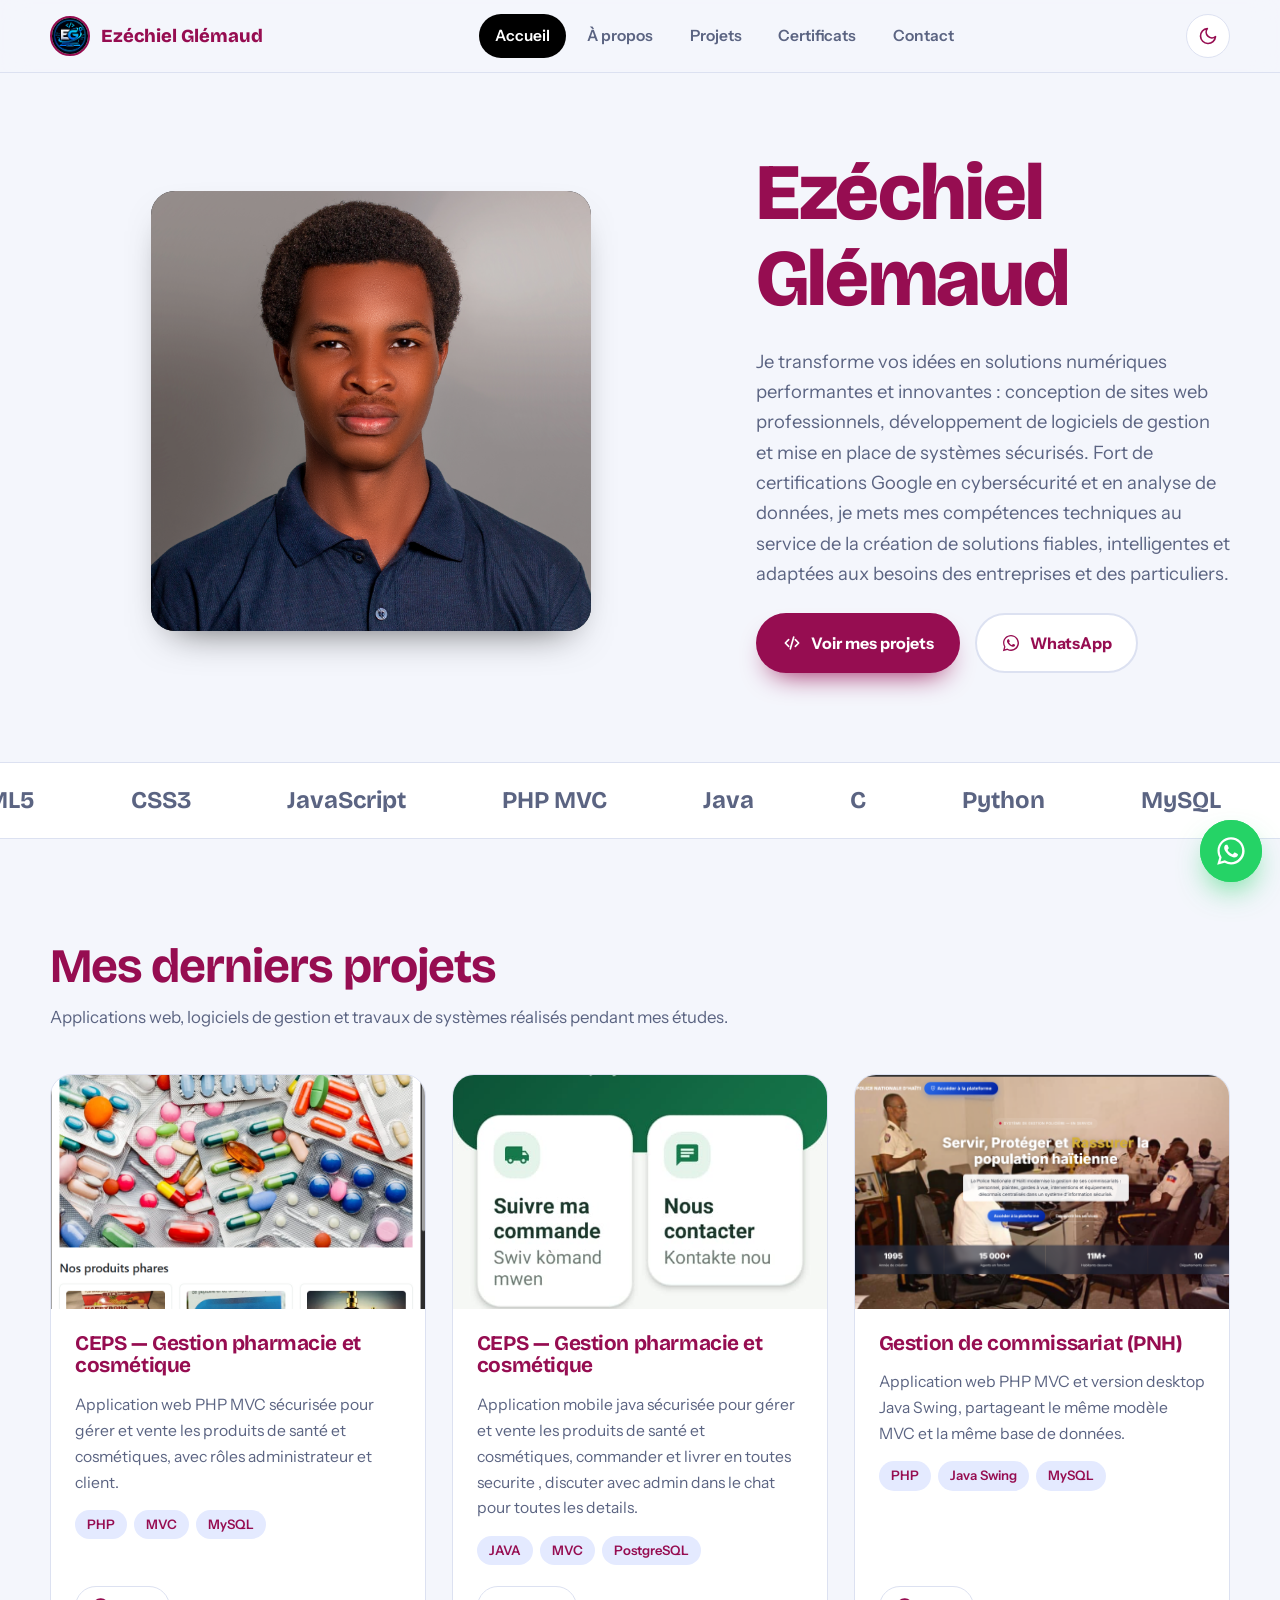
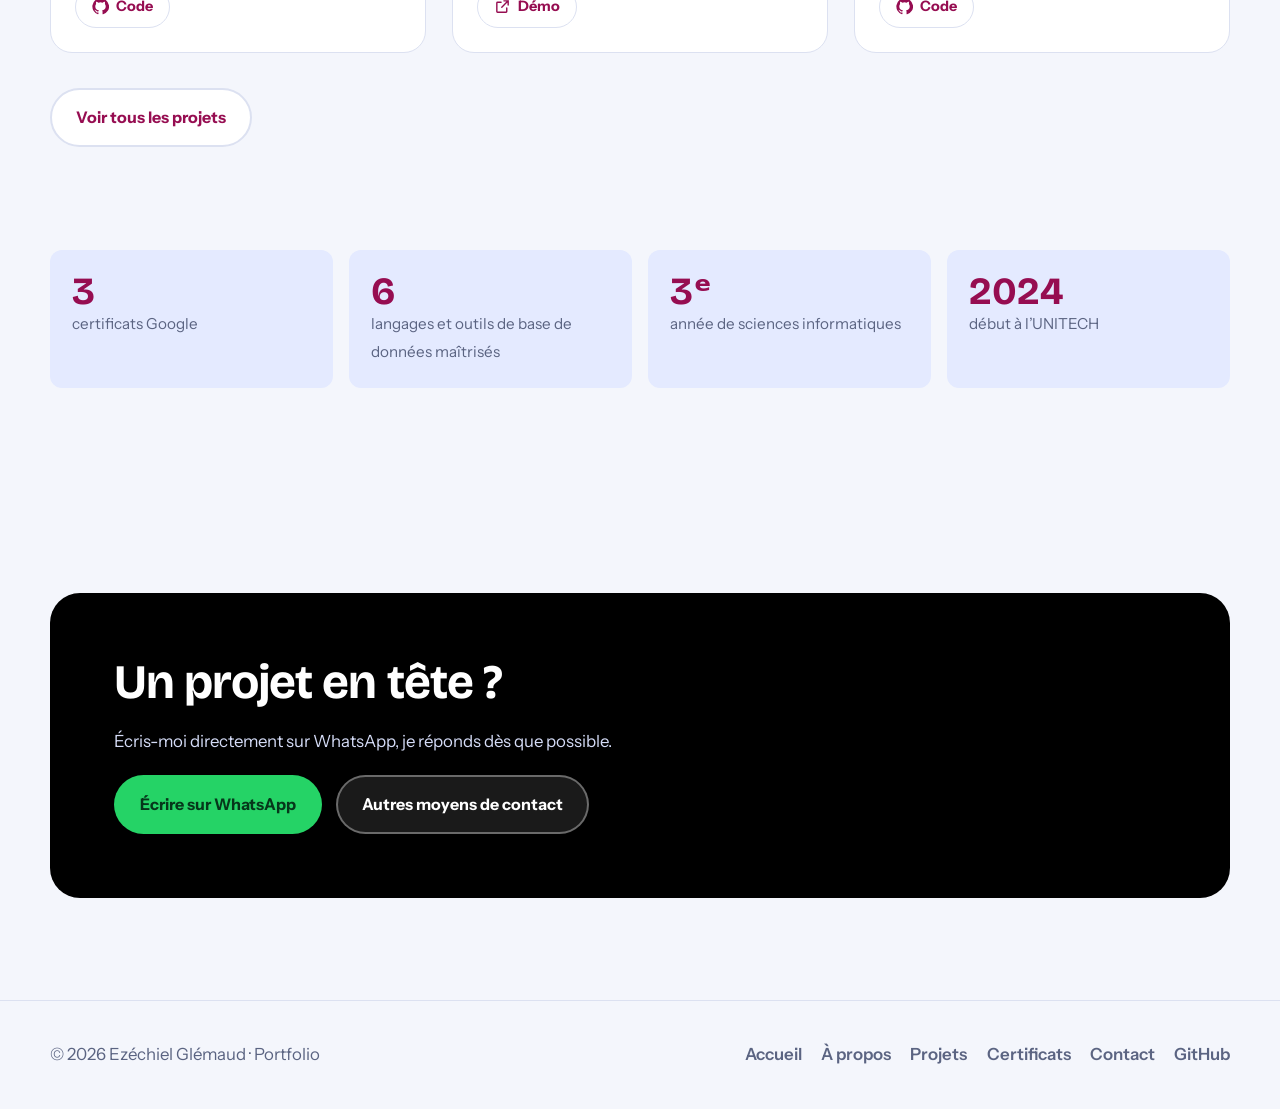
<file: index.html>
<!DOCTYPE html>
<html lang="fr" data-theme="light">
<head>
<meta charset="UTF-8">
<meta name="viewport" content="width=device-width, initial-scale=1, viewport-fit=cover">
<title>Ezéchiel Glémaud — Développeur web &amp; cybersécurité</title>
<meta name="description" content="Portfolio d’Ezéchiel Glémaud, étudiant en sciences informatiques à l’UNITECH : développement web, bases de données et cybersécurité.">
<meta name="theme-color" content="#0F1B3D">
<link rel="icon" href="images/art/eg.jpeg">
<link rel="preconnect" href="https://fonts.googleapis.com">
<link rel="preconnect" href="https://fonts.gstatic.com" crossorigin>
<link href="https://fonts.googleapis.com/css2?family=Bricolage+Grotesque:opsz,wght@12..96,600;12..96,700;12..96,800&family=Instrument+Sans:wght@400;500;600;700&display=swap" rel="stylesheet">
<link rel="stylesheet" href="css/style.css">
<script>try{var t=localStorage.getItem('theme');if(t)document.documentElement.setAttribute('data-theme',t)}catch(e){}</script>
</head>
<body>
<div class="progress" aria-hidden="true"><span></span></div>
<a class="sr-only" href="#main">Aller au contenu</a>
<header class="site-header">
  <div class="wrap nav">
    <a class="brand" href="index.html" aria-label="Accueil"><img src="images/art/eg.jpeg" alt=""><span>Ezéchiel Glémaud</span></a>
    <ul class="nav-links" id="menu"><li><a href="index.html" aria-current="page">Accueil</a></li><li><a href="apropos.html">À propos</a></li><li><a href="projets.html">Projets</a></li><li><a href="certificats.html">Certificats</a></li><li><a href="contact.html">Contact</a></li></ul>
    <div class="nav-tools">
      <button class="icon-btn" type="button" data-theme-toggle aria-label="Changer de thème">
        <svg class="theme-moon" viewBox="0 0 24 24" fill="none" stroke="currentColor" stroke-width="2" stroke-linecap="round" stroke-linejoin="round"><path d="M21 12.8A9 9 0 1 1 11.2 3a7 7 0 0 0 9.8 9.8Z"/></svg>
        <svg class="theme-sun" viewBox="0 0 24 24" fill="none" stroke="currentColor" stroke-width="2" stroke-linecap="round" stroke-linejoin="round"><circle cx="12" cy="12" r="4"/><path d="M12 2v2M12 20v2M4.9 4.9l1.4 1.4M17.7 17.7l1.4 1.4M2 12h2M20 12h2M4.9 19.1l1.4-1.4M17.7 6.3l1.4-1.4"/></svg>
      </button>
      <button class="icon-btn menu-btn" type="button" aria-label="Ouvrir le menu" aria-expanded="false" aria-controls="menu">
        <svg viewBox="0 0 24 24" fill="none" stroke="currentColor" stroke-width="2" stroke-linecap="round"><path d="M4 7h16M4 12h16M4 17h16"/></svg>
      </button>
    </div>
  </div>
</header>
<main id="main">

<section class="hero">
  <div class="wrap hero-grid">
    <div class="hero-visual">
  <div class="hero-card">
    <img class="photo" src="images/art/foto.jpeg" alt="Portrait d'Ezéchiel Glémaud">
  </div>
</div>
    <div class="hero-copy">
     
      <h1 class="hero-title"><span class="line"><span>Ezéchiel</span></span><span class="line"><span>Glémaud</span></span></h1>
      
      
      <p class="hero-lead">Je transforme vos idées en solutions numériques performantes et innovantes : conception de sites web professionnels, développement de logiciels de gestion et mise en place de systèmes sécurisés. Fort de certifications Google en cybersécurité et en analyse de données, je mets mes compétences techniques au service de la création de solutions fiables, intelligentes et adaptées aux besoins des entreprises et des particuliers.</p>
      <div class="btn-row">
        <a class="btn btn-primary" href="projets.html"><svg viewBox="0 0 24 24" fill="none" stroke="currentColor" stroke-width="2" stroke-linecap="round" stroke-linejoin="round" aria-hidden="true"><path d="m8 8-4 4 4 4M16 8l4 4-4 4M14 5l-4 14"/></svg>Voir mes projets</a>
        <a class="btn btn-ghost" data-link="whatsapp" href="#"><svg viewBox="0 0 32 32" fill="currentColor" aria-hidden="true"><path d="M16.04 3C9 3 3.28 8.72 3.28 15.76c0 2.25.59 4.45 1.71 6.38L3 29l7.05-1.85a12.74 12.74 0 0 0 6 1.53h.01c7.04 0 12.76-5.72 12.76-12.76C28.82 8.88 23.08 3 16.04 3Zm0 23.5h-.01a10.6 10.6 0 0 1-5.4-1.48l-.39-.23-4.18 1.1 1.12-4.07-.25-.42a10.57 10.57 0 0 1-1.62-5.64c0-5.85 4.76-10.6 10.62-10.6 2.84 0 5.5 1.1 7.5 3.1a10.52 10.52 0 0 1 3.1 7.5c0 5.85-4.77 10.74-10.49 10.74Zm5.82-7.94c-.32-.16-1.89-.93-2.18-1.04-.29-.11-.5-.16-.71.16-.21.32-.82 1.04-1 1.25-.19.21-.37.24-.69.08-.32-.16-1.35-.5-2.57-1.59-.95-.85-1.59-1.9-1.78-2.22-.19-.32-.02-.49.14-.65.14-.14.32-.37.48-.56.16-.19.21-.32.32-.53.11-.21.05-.4-.03-.56-.08-.16-.71-1.72-.98-2.35-.26-.62-.52-.53-.71-.54h-.61c-.21 0-.56.08-.85.4-.29.32-1.11 1.09-1.11 2.66s1.14 3.09 1.3 3.3c.16.21 2.24 3.42 5.43 4.8.76.33 1.35.52 1.81.67.76.24 1.45.21 2 .13.61-.09 1.89-.77 2.15-1.52.27-.75.27-1.39.19-1.52-.08-.13-.29-.21-.61-.37Z"/></svg>WhatsApp</a>
      </div>
      
    </div>
    
      
    
      
  </div>
</section>


<div class="marquee" aria-hidden="true"><div class="marquee-track"><span>HTML5</span><span>CSS3</span><span>JavaScript</span><span>PHP MVC</span><span>Java</span><span>C</span><span>Python</span><span>MySQL</span><span>Linux</span><span>Cybersécurité</span><span>Git &amp; GitHub</span></div></div>

<section>
  <div class="wrap">
    <div class="section-head reveal">
      <h2>Mes derniers projets</h2>
      <p>Applications web, logiciels de gestion et travaux de systèmes réalisés pendant mes études.</p>
    </div>
    <div class="projects" id="featured"></div>
    <div class="btn-row reveal" style="margin-top:2.2rem"><a class="btn btn-ghost" href="projets.html">Voir tous les projets</a></div>
  </div>
</section>
<section style="padding-top:0">
  <div class="wrap">
    <div class="stats reveal">
      <div class="stat"><strong>3</strong><span>certificats Google</span></div>
      <div class="stat"><strong>6</strong><span>langages et outils de base de données maîtrisés</span></div>
      <div class="stat"><strong>3ᵉ</strong><span>année de sciences informatiques</span></div>
      <div class="stat"><strong>2024</strong><span>début à l’UNITECH</span></div>
    </div>
  </div>
</section>
<section>
  <div class="wrap">
    <div class="cta reveal">
      <h2>Un projet en tête ?</h2>
      <p>Écris-moi directement sur WhatsApp, je réponds dès que possible.</p>
      <div class="btn-row">
        <a class="btn btn-wa" data-link="whatsapp" href="#"><fill="currentColor" aria-hidden="true"></svg>Écrire sur WhatsApp</a>
        <a class="btn btn-ghost" href="contact.html">Autres moyens de contact</a>
      </div>
    </div>
  </div>
</section>
</main>
<footer class="site-footer">
  <div class="wrap footer-row">
    <p>© <span data-year>2026</span> Ezéchiel Glémaud · Portfolio</p>
    <ul class="footer-links"><li><a href="index.html">Accueil</a></li><li><a href="apropos.html">À propos</a></li><li><a href="projets.html">Projets</a></li><li><a href="certificats.html">Certificats</a></li><li><a href="contact.html">Contact</a></li><li><a data-link="github" href="#">GitHub</a></li></ul>
  </div>
</footer>

<a class="wa-float" data-link="whatsapp" href="#" aria-label="Me contacter sur WhatsApp">
  <span class="wa-label">Discutons sur WhatsApp</span>
  <span class="wa-btn"><svg viewBox="0 0 32 32" fill="currentColor" aria-hidden="true"><path d="M16.04 3C9 3 3.28 8.72 3.28 15.76c0 2.25.59 4.45 1.71 6.38L3 29l7.05-1.85a12.74 12.74 0 0 0 6 1.53h.01c7.04 0 12.76-5.72 12.76-12.76C28.82 8.88 23.08 3 16.04 3Zm0 23.5h-.01a10.6 10.6 0 0 1-5.4-1.48l-.39-.23-4.18 1.1 1.12-4.07-.25-.42a10.57 10.57 0 0 1-1.62-5.64c0-5.85 4.76-10.6 10.62-10.6 2.84 0 5.5 1.1 7.5 3.1a10.52 10.52 0 0 1 3.1 7.5c0 5.85-4.77 10.74-10.49 10.74Zm5.82-7.94c-.32-.16-1.89-.93-2.18-1.04-.29-.11-.5-.16-.71.16-.21.32-.82 1.04-1 1.25-.19.21-.37.24-.69.08-.32-.16-1.35-.5-2.57-1.59-.95-.85-1.59-1.9-1.78-2.22-.19-.32-.02-.49.14-.65.14-.14.32-.37.48-.56.16-.19.21-.32.32-.53.11-.21.05-.4-.03-.56-.08-.16-.71-1.72-.98-2.35-.26-.62-.52-.53-.71-.54h-.61c-.21 0-.56.08-.85.4-.29.32-1.11 1.09-1.11 2.66s1.14 3.09 1.3 3.3c.16.21 2.24 3.42 5.43 4.8.76.33 1.35.52 1.81.67.76.24 1.45.21 2 .13.61-.09 1.89-.77 2.15-1.52.27-.75.27-1.39.19-1.52-.08-.13-.29-.21-.61-.37Z"/></svg></span>
</a>

<script src="js/config.js"></script>
<script src="js/main.js"></script>
<script src="js/projects-data.js"></script>
<script src="js/projects.js"></script>
</body>
</html>
</file>
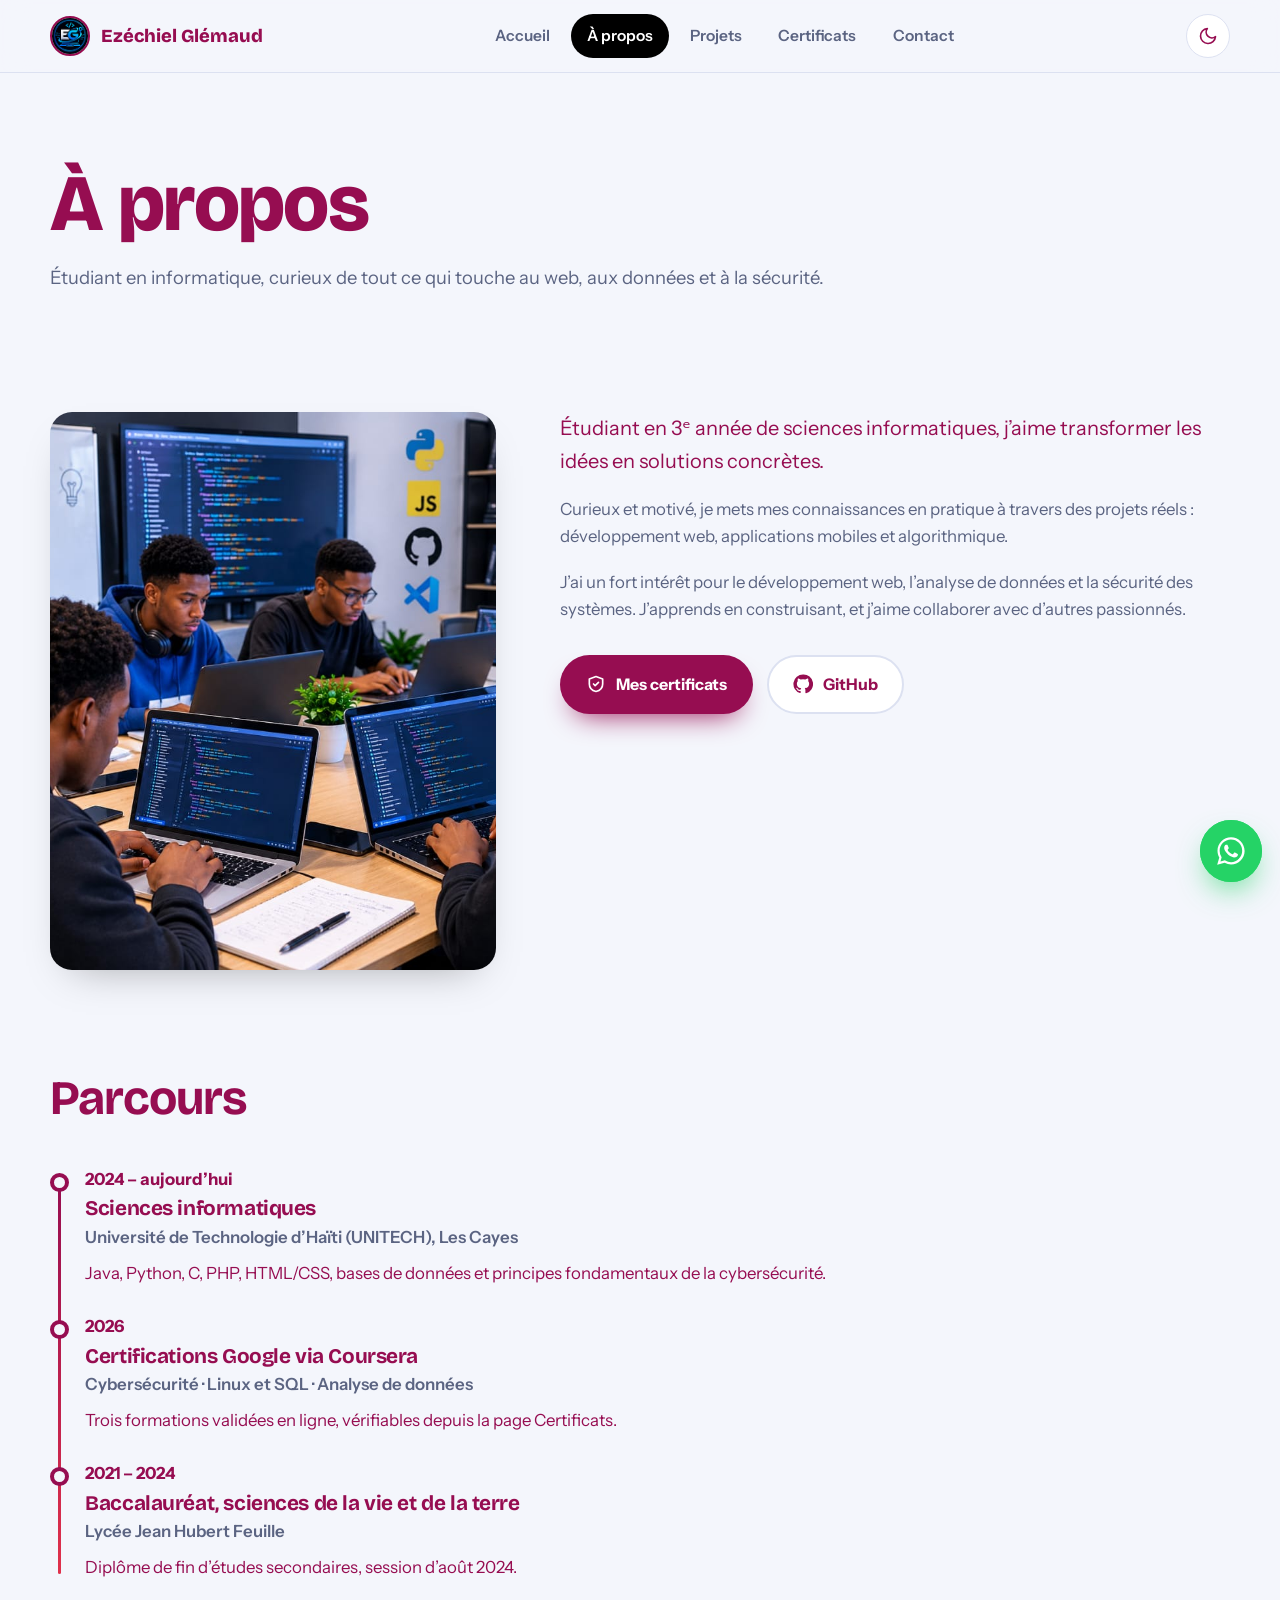
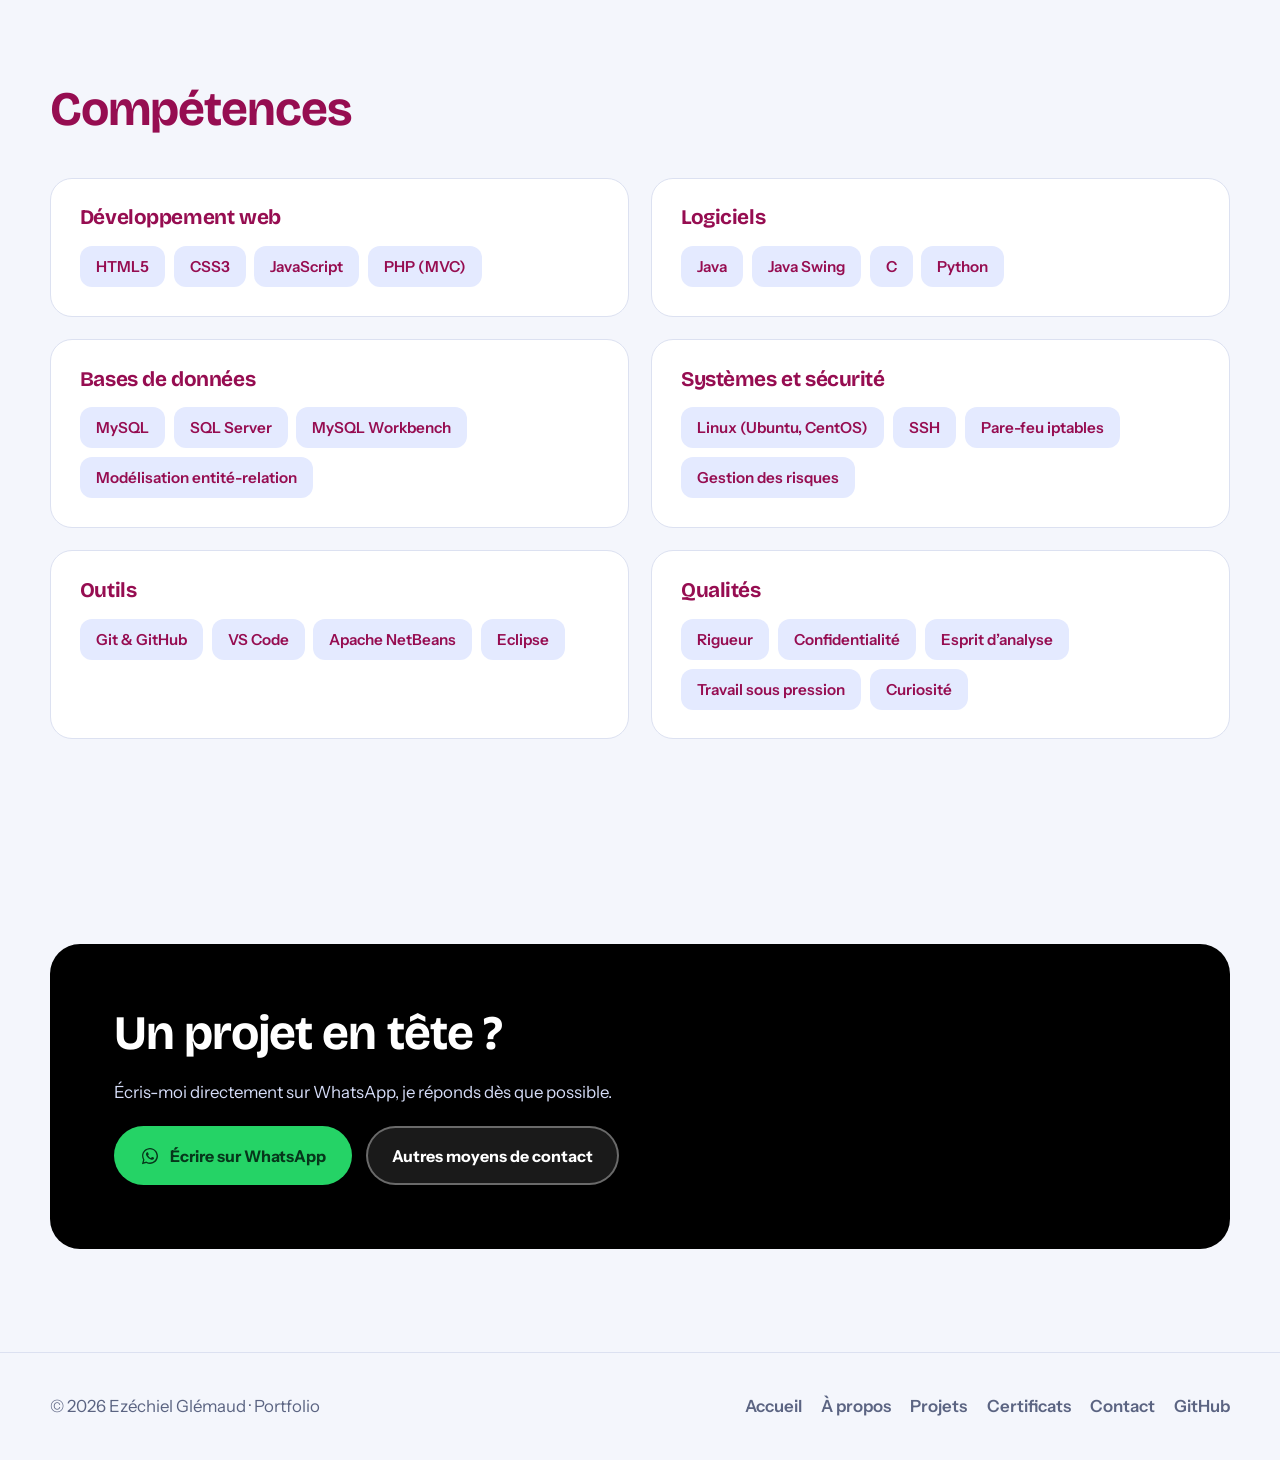
<file: apropos.html>
<!DOCTYPE html>
<html lang="fr" data-theme="light">
<head>
<meta charset="UTF-8">
<meta name="viewport" content="width=device-width, initial-scale=1, viewport-fit=cover">
<title>À propos — Ezéchiel Glémaud</title>
<meta name="description" content="Parcours, compétences et qualités d’Ezéchiel Glémaud.">
<meta name="theme-color" content="#0F1B3D">
<link rel="icon" href="images/art/eg.jpeg">
<link rel="preconnect" href="https://fonts.googleapis.com">
<link rel="preconnect" href="https://fonts.gstatic.com" crossorigin>
<link href="https://fonts.googleapis.com/css2?family=Bricolage+Grotesque:opsz,wght@12..96,600;12..96,700;12..96,800&family=Instrument+Sans:wght@400;500;600;700&display=swap" rel="stylesheet">
<link rel="stylesheet" href="css/style.css">
<script>try{var t=localStorage.getItem('theme');if(t)document.documentElement.setAttribute('data-theme',t)}catch(e){}</script>
</head>
<body>
<div class="progress" aria-hidden="true"><span></span></div>
<a class="sr-only" href="#main">Aller au contenu</a>
<header class="site-header">
  <div class="wrap nav">
    <a class="brand" href="index.html" aria-label="Accueil"><img src="images/art/eg.jpeg" alt=""><span>Ezéchiel Glémaud</span></a>
    <ul class="nav-links" id="menu"><li><a href="index.html">Accueil</a></li><li><a href="apropos.html" aria-current="page">À propos</a></li><li><a href="projets.html">Projets</a></li><li><a href="certificats.html">Certificats</a></li><li><a href="contact.html">Contact</a></li></ul>
    <div class="nav-tools">
      <button class="icon-btn" type="button" data-theme-toggle aria-label="Changer de thème">
        <svg class="theme-moon" viewBox="0 0 24 24" fill="none" stroke="currentColor" stroke-width="2" stroke-linecap="round" stroke-linejoin="round"><path d="M21 12.8A9 9 0 1 1 11.2 3a7 7 0 0 0 9.8 9.8Z"/></svg>
        <svg class="theme-sun" viewBox="0 0 24 24" fill="none" stroke="currentColor" stroke-width="2" stroke-linecap="round" stroke-linejoin="round"><circle cx="12" cy="12" r="4"/><path d="M12 2v2M12 20v2M4.9 4.9l1.4 1.4M17.7 17.7l1.4 1.4M2 12h2M20 12h2M4.9 19.1l1.4-1.4M17.7 6.3l1.4-1.4"/></svg>
      </button>
      <button class="icon-btn menu-btn" type="button" aria-label="Ouvrir le menu" aria-expanded="false" aria-controls="menu">
        <svg viewBox="0 0 24 24" fill="none" stroke="currentColor" stroke-width="2" stroke-linecap="round"><path d="M4 7h16M4 12h16M4 17h16"/></svg>
      </button>
    </div>
  </div>
</header>
<main id="main">

<section class="page-hero">
  <div class="wrap">
    <h1>À propos</h1>
    <p>Étudiant en informatique, curieux de tout ce qui touche au web, aux données et à la sécurité.</p>
  </div>
</section>

<section>
  <div class="wrap about-grid">
    <div class="about-photo reveal"><img src="images/art/apropos.jpeg" alt="Ezéchiel Glémaud"></div>
    <div class="prose reveal">
      <p>Étudiant en 3ᵉ année de sciences informatiques, j’aime transformer les idées en solutions concrètes.</p>
      <p>Curieux et motivé, je mets mes connaissances en pratique à travers des projets réels : développement web, applications mobiles et algorithmique.</p>
      <p>J’ai un fort intérêt pour le développement web, l’analyse de données et la sécurité des systèmes. J’apprends en construisant, et j’aime collaborer avec d’autres passionnés.</p>
      <div class="btn-row" style="margin-top:.8rem">
        <a class="btn btn-primary" href="certificats.html"><svg viewBox="0 0 24 24" fill="none" stroke="currentColor" stroke-width="2" stroke-linecap="round" stroke-linejoin="round" aria-hidden="true"><path d="M12 3l8 3v6c0 5-3.5 8-8 9-4.5-1-8-4-8-9V6l8-3Z"/><path d="m9 12 2 2 4-4"/></svg>Mes certificats</a>
        <a class="btn btn-ghost" data-link="github" href="#"><svg viewBox="0 0 24 24" fill="currentColor" aria-hidden="true"><path d="M12 .5a11.5 11.5 0 0 0-3.64 22.41c.58.1.79-.25.79-.56v-2c-3.2.7-3.88-1.37-3.88-1.37-.52-1.33-1.28-1.69-1.28-1.69-1.04-.71.08-.7.08-.7 1.15.08 1.76 1.19 1.76 1.19 1.02 1.76 2.68 1.25 3.34.96.1-.74.4-1.25.72-1.54-2.55-.29-5.24-1.28-5.24-5.69 0-1.26.45-2.28 1.19-3.09-.12-.29-.52-1.46.11-3.05 0 0 .97-.31 3.17 1.18a11 11 0 0 1 5.77 0c2.2-1.49 3.17-1.18 3.17-1.18.63 1.59.23 2.76.11 3.05.74.81 1.19 1.83 1.19 3.09 0 4.42-2.69 5.39-5.25 5.68.41.36.78 1.06.78 2.14v3.17c0 .31.21.67.8.56A11.5 11.5 0 0 0 12 .5Z"/></svg>GitHub</a>
      </div>
    </div>
  </div>
</section>

<section style="padding-top:0">
  <div class="wrap">
    <div class="section-head reveal"><h2>Parcours</h2></div>
    <div class="timeline">
      <div class="t-item reveal">
        <span class="t-date">2024 – aujourd’hui</span>
        <h3>Sciences informatiques</h3>
        <p class="where">Université de Technologie d’Haïti (UNITECH), Les Cayes</p>
        <p>Java, Python, C, PHP, HTML/CSS, bases de données et principes fondamentaux de la cybersécurité.</p>
      </div>
      <div class="t-item reveal">
        <span class="t-date">2026</span>
        <h3>Certifications Google via Coursera</h3>
        <p class="where">Cybersécurité · Linux et SQL · Analyse de données</p>
        <p>Trois formations validées en ligne, vérifiables depuis la page Certificats.</p>
      </div>
      <div class="t-item reveal">
        <span class="t-date">2021 – 2024</span>
        <h3>Baccalauréat, sciences de la vie et de la terre</h3>
        <p class="where">Lycée Jean Hubert Feuille</p>
        <p>Diplôme de fin d’études secondaires, session d’août 2024.</p>
      </div>
    </div>
  </div>
</section>

<section style="padding-top:0">
  <div class="wrap">
    <div class="section-head reveal"><h2>Compétences</h2></div>
    <div class="grid-2">
      <div class="card skill-group reveal"><h3>Développement web</h3><div class="chips"><span class="chip">HTML5</span><span class="chip">CSS3</span><span class="chip">JavaScript</span><span class="chip">PHP (MVC)</span></div></div>
      <div class="card skill-group reveal"><h3>Logiciels </h3><div class="chips"><span class="chip">Java</span><span class="chip">Java Swing</span><span class="chip">C</span><span class="chip">Python</span></div></div>
      <div class="card skill-group reveal"><h3>Bases de données</h3><div class="chips"><span class="chip">MySQL</span><span class="chip">SQL Server</span><span class="chip">MySQL Workbench</span><span class="chip">Modélisation entité-relation</span></div></div>
      <div class="card skill-group reveal"><h3>Systèmes et sécurité</h3><div class="chips"><span class="chip">Linux (Ubuntu, CentOS)</span><span class="chip">SSH</span><span class="chip">Pare-feu iptables</span><span class="chip">Gestion des risques</span></div></div>
      <div class="card skill-group reveal"><h3>Outils</h3><div class="chips"><span class="chip">Git &amp; GitHub</span><span class="chip">VS Code</span><span class="chip">Apache NetBeans</span><span class="chip">Eclipse</span></div></div>
      <div class="card skill-group reveal"><h3>Qualités</h3><div class="chips"><span class="chip">Rigueur</span><span class="chip">Confidentialité</span><span class="chip">Esprit d’analyse</span><span class="chip">Travail sous pression</span><span class="chip">Curiosité</span></div></div>
    </div>
  </div>
</section>
<section>
  <div class="wrap">
    <div class="cta reveal">
      <h2>Un projet en tête ?</h2>
      <p>Écris-moi directement sur WhatsApp, je réponds dès que possible.</p>
      <div class="btn-row">
        <a class="btn btn-wa" data-link="whatsapp" href="#"><svg viewBox="0 0 32 32" fill="currentColor" aria-hidden="true"><path d="M16.04 3C9 3 3.28 8.72 3.28 15.76c0 2.25.59 4.45 1.71 6.38L3 29l7.05-1.85a12.74 12.74 0 0 0 6 1.53h.01c7.04 0 12.76-5.72 12.76-12.76C28.82 8.88 23.08 3 16.04 3Zm0 23.5h-.01a10.6 10.6 0 0 1-5.4-1.48l-.39-.23-4.18 1.1 1.12-4.07-.25-.42a10.57 10.57 0 0 1-1.62-5.64c0-5.85 4.76-10.6 10.62-10.6 2.84 0 5.5 1.1 7.5 3.1a10.52 10.52 0 0 1 3.1 7.5c0 5.85-4.77 10.74-10.49 10.74Zm5.82-7.94c-.32-.16-1.89-.93-2.18-1.04-.29-.11-.5-.16-.71.16-.21.32-.82 1.04-1 1.25-.19.21-.37.24-.69.08-.32-.16-1.35-.5-2.57-1.59-.95-.85-1.59-1.9-1.78-2.22-.19-.32-.02-.49.14-.65.14-.14.32-.37.48-.56.16-.19.21-.32.32-.53.11-.21.05-.4-.03-.56-.08-.16-.71-1.72-.98-2.35-.26-.62-.52-.53-.71-.54h-.61c-.21 0-.56.08-.85.4-.29.32-1.11 1.09-1.11 2.66s1.14 3.09 1.3 3.3c.16.21 2.24 3.42 5.43 4.8.76.33 1.35.52 1.81.67.76.24 1.45.21 2 .13.61-.09 1.89-.77 2.15-1.52.27-.75.27-1.39.19-1.52-.08-.13-.29-.21-.61-.37Z"/></svg>Écrire sur WhatsApp</a>
        <a class="btn btn-ghost" href="contact.html">Autres moyens de contact</a>
      </div>
    </div>
  </div>
</section>
</main>
<footer class="site-footer">
  <div class="wrap footer-row">
    <p>© <span data-year>2026</span> Ezéchiel Glémaud · Portfolio</p>
    <ul class="footer-links"><li><a href="index.html">Accueil</a></li><li><a href="apropos.html">À propos</a></li><li><a href="projets.html">Projets</a></li><li><a href="certificats.html">Certificats</a></li><li><a href="contact.html">Contact</a></li><li><a data-link="github" href="#">GitHub</a></li></ul>
  </div>
</footer>

<a class="wa-float" data-link="whatsapp" href="#" aria-label="Me contacter sur WhatsApp">
  <span class="wa-label">Discutons sur WhatsApp</span>
  <span class="wa-btn"><svg viewBox="0 0 32 32" fill="currentColor" aria-hidden="true"><path d="M16.04 3C9 3 3.28 8.72 3.28 15.76c0 2.25.59 4.45 1.71 6.38L3 29l7.05-1.85a12.74 12.74 0 0 0 6 1.53h.01c7.04 0 12.76-5.72 12.76-12.76C28.82 8.88 23.08 3 16.04 3Zm0 23.5h-.01a10.6 10.6 0 0 1-5.4-1.48l-.39-.23-4.18 1.1 1.12-4.07-.25-.42a10.57 10.57 0 0 1-1.62-5.64c0-5.85 4.76-10.6 10.62-10.6 2.84 0 5.5 1.1 7.5 3.1a10.52 10.52 0 0 1 3.1 7.5c0 5.85-4.77 10.74-10.49 10.74Zm5.82-7.94c-.32-.16-1.89-.93-2.18-1.04-.29-.11-.5-.16-.71.16-.21.32-.82 1.04-1 1.25-.19.21-.37.24-.69.08-.32-.16-1.35-.5-2.57-1.59-.95-.85-1.59-1.9-1.78-2.22-.19-.32-.02-.49.14-.65.14-.14.32-.37.48-.56.16-.19.21-.32.32-.53.11-.21.05-.4-.03-.56-.08-.16-.71-1.72-.98-2.35-.26-.62-.52-.53-.71-.54h-.61c-.21 0-.56.08-.85.4-.29.32-1.11 1.09-1.11 2.66s1.14 3.09 1.3 3.3c.16.21 2.24 3.42 5.43 4.8.76.33 1.35.52 1.81.67.76.24 1.45.21 2 .13.61-.09 1.89-.77 2.15-1.52.27-.75.27-1.39.19-1.52-.08-.13-.29-.21-.61-.37Z"/></svg></span>
</a>

<script src="js/config.js"></script>
<script src="js/main.js"></script>
</body>
</html>
</file>
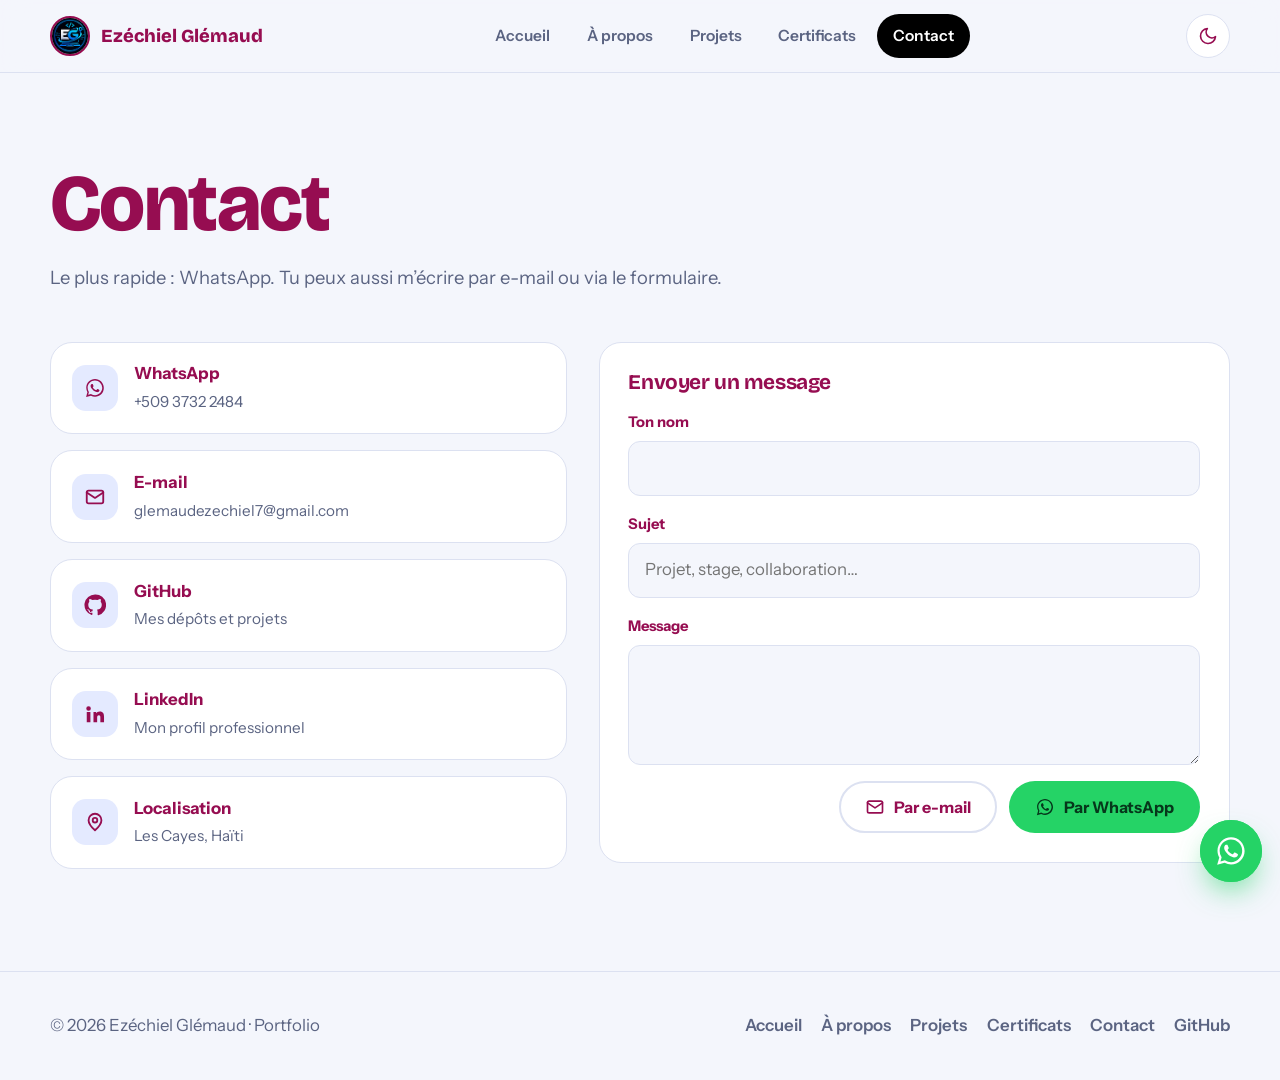
<file: contact.html>
<!DOCTYPE html>
<html lang="fr" data-theme="light">
<head>
<meta charset="UTF-8">
<meta name="viewport" content="width=device-width, initial-scale=1, viewport-fit=cover">
<title>Contact — Ezéchiel Glémaud</title>
<meta name="description" content="Contacter Ezéchiel Glémaud par WhatsApp, e-mail ou GitHub.">
<meta name="theme-color" content="#0F1B3D">
<link rel="icon" href="images/art/eg.jpeg">
<link rel="preconnect" href="https://fonts.googleapis.com">
<link rel="preconnect" href="https://fonts.gstatic.com" crossorigin>
<link href="https://fonts.googleapis.com/css2?family=Bricolage+Grotesque:opsz,wght@12..96,600;12..96,700;12..96,800&family=Instrument+Sans:wght@400;500;600;700&display=swap" rel="stylesheet">
<link rel="stylesheet" href="css/style.css">
<script>try{var t=localStorage.getItem('theme');if(t)document.documentElement.setAttribute('data-theme',t)}catch(e){}</script>
</head>
<body>
<div class="progress" aria-hidden="true"><span></span></div>
<a class="sr-only" href="#main">Aller au contenu</a>
<header class="site-header">
  <div class="wrap nav">
    <a class="brand" href="index.html" aria-label="Accueil"><img src="images/art/eg.jpeg" alt=""><span>Ezéchiel Glémaud</span></a>
    <ul class="nav-links" id="menu"><li><a href="index.html">Accueil</a></li><li><a href="apropos.html">À propos</a></li><li><a href="projets.html">Projets</a></li><li><a href="certificats.html">Certificats</a></li><li><a href="contact.html" aria-current="page">Contact</a></li></ul>
    <div class="nav-tools">
      <button class="icon-btn" type="button" data-theme-toggle aria-label="Changer de thème">
        <svg class="theme-moon" viewBox="0 0 24 24" fill="none" stroke="currentColor" stroke-width="2" stroke-linecap="round" stroke-linejoin="round"><path d="M21 12.8A9 9 0 1 1 11.2 3a7 7 0 0 0 9.8 9.8Z"/></svg>
        <svg class="theme-sun" viewBox="0 0 24 24" fill="none" stroke="currentColor" stroke-width="2" stroke-linecap="round" stroke-linejoin="round"><circle cx="12" cy="12" r="4"/><path d="M12 2v2M12 20v2M4.9 4.9l1.4 1.4M17.7 17.7l1.4 1.4M2 12h2M20 12h2M4.9 19.1l1.4-1.4M17.7 6.3l1.4-1.4"/></svg>
      </button>
      <button class="icon-btn menu-btn" type="button" aria-label="Ouvrir le menu" aria-expanded="false" aria-controls="menu">
        <svg viewBox="0 0 24 24" fill="none" stroke="currentColor" stroke-width="2" stroke-linecap="round"><path d="M4 7h16M4 12h16M4 17h16"/></svg>
      </button>
    </div>
  </div>
</header>
<main id="main">

<section class="page-hero">
  <div class="wrap">
    <h1>Contact</h1>
    <p>Le plus rapide : WhatsApp. Tu peux aussi m’écrire par e-mail ou via le formulaire.</p>
  </div>
</section>

<section style="padding-top:2rem">
  <div class="wrap contact-grid">
    <div class="contact-list">
      <a class="card contact-item reveal" data-link="whatsapp" href="#"><span class="ico"><svg viewBox="0 0 32 32" fill="currentColor" aria-hidden="true"><path d="M16.04 3C9 3 3.28 8.72 3.28 15.76c0 2.25.59 4.45 1.71 6.38L3 29l7.05-1.85a12.74 12.74 0 0 0 6 1.53h.01c7.04 0 12.76-5.72 12.76-12.76C28.82 8.88 23.08 3 16.04 3Zm0 23.5h-.01a10.6 10.6 0 0 1-5.4-1.48l-.39-.23-4.18 1.1 1.12-4.07-.25-.42a10.57 10.57 0 0 1-1.62-5.64c0-5.85 4.76-10.6 10.62-10.6 2.84 0 5.5 1.1 7.5 3.1a10.52 10.52 0 0 1 3.1 7.5c0 5.85-4.77 10.74-10.49 10.74Zm5.82-7.94c-.32-.16-1.89-.93-2.18-1.04-.29-.11-.5-.16-.71.16-.21.32-.82 1.04-1 1.25-.19.21-.37.24-.69.08-.32-.16-1.35-.5-2.57-1.59-.95-.85-1.59-1.9-1.78-2.22-.19-.32-.02-.49.14-.65.14-.14.32-.37.48-.56.16-.19.21-.32.32-.53.11-.21.05-.4-.03-.56-.08-.16-.71-1.72-.98-2.35-.26-.62-.52-.53-.71-.54h-.61c-.21 0-.56.08-.85.4-.29.32-1.11 1.09-1.11 2.66s1.14 3.09 1.3 3.3c.16.21 2.24 3.42 5.43 4.8.76.33 1.35.52 1.81.67.76.24 1.45.21 2 .13.61-.09 1.89-.77 2.15-1.52.27-.75.27-1.39.19-1.52-.08-.13-.29-.21-.61-.37Z"/></svg></span><div><strong>WhatsApp</strong><span>+509 3732 2484</span></div></a>
      <a class="card contact-item reveal" data-link="email" href="#"><span class="ico"><svg viewBox="0 0 24 24" fill="none" stroke="currentColor" stroke-width="2" stroke-linecap="round" stroke-linejoin="round" aria-hidden="true"><rect x="3" y="5" width="18" height="14" rx="2"/><path d="m3 7 9 6 9-6"/></svg></span><div><strong>E-mail</strong><span>glemaudezechiel7@gmail.com</span></div></a>
      <a class="card contact-item reveal" data-link="github" href="#"><span class="ico"><svg viewBox="0 0 24 24" fill="currentColor" aria-hidden="true"><path d="M12 .5a11.5 11.5 0 0 0-3.64 22.41c.58.1.79-.25.79-.56v-2c-3.2.7-3.88-1.37-3.88-1.37-.52-1.33-1.28-1.69-1.28-1.69-1.04-.71.08-.7.08-.7 1.15.08 1.76 1.19 1.76 1.19 1.02 1.76 2.68 1.25 3.34.96.1-.74.4-1.25.72-1.54-2.55-.29-5.24-1.28-5.24-5.69 0-1.26.45-2.28 1.19-3.09-.12-.29-.52-1.46.11-3.05 0 0 .97-.31 3.17 1.18a11 11 0 0 1 5.77 0c2.2-1.49 3.17-1.18 3.17-1.18.63 1.59.23 2.76.11 3.05.74.81 1.19 1.83 1.19 3.09 0 4.42-2.69 5.39-5.25 5.68.41.36.78 1.06.78 2.14v3.17c0 .31.21.67.8.56A11.5 11.5 0 0 0 12 .5Z"/></svg></span><div><strong>GitHub</strong><span>Mes dépôts et projets</span></div></a>
      <a class="card contact-item reveal" data-link="linkedin" data-hide-if-empty href="https://www.linkedin.com/in/ezechiel-glemaud-376361397?utm_source=share_via&utm_content=profile&utm_medium=member_android"><span class="ico"><svg viewBox="0 0 24 24" fill="currentColor" aria-hidden="true"><path d="M4.98 3.5a2.5 2.5 0 1 1 0 5 2.5 2.5 0 0 1 0-5ZM3 9.75h4V21H3V9.75Zm6.5 0h3.8v1.54h.05c.53-1 1.82-2.05 3.75-2.05 4 0 4.75 2.63 4.75 6.05V21h-4v-4.9c0-1.17-.02-2.67-1.63-2.67-1.63 0-1.88 1.27-1.88 2.58V21h-4V9.75Z"/></svg></span><div><strong>LinkedIn</strong><span>Mon profil professionnel</span></div></a>
      <div class="card contact-item reveal"><span class="ico"><svg viewBox="0 0 24 24" fill="none" stroke="currentColor" stroke-width="2" stroke-linecap="round" stroke-linejoin="round" aria-hidden="true"><path d="M12 21s7-6.2 7-11a7 7 0 1 0-14 0c0 4.8 7 11 7 11Z"/><circle cx="12" cy="10" r="2.5"/></svg></span><div><strong>Localisation</strong><span>Les Cayes, Haïti</span></div></div>
    </div>
    <form class="card form reveal" id="contact-form" novalidate style="padding:1.8rem">
      <h3>Envoyer un message</h3>
      <div class="field"><label for="c-name">Ton nom</label><input id="c-name" name="name" required autocomplete="name"></div>
      <div class="field"><label for="c-sub">Sujet</label><input id="c-sub" name="subject" placeholder="Projet, stage, collaboration…"></div>
      <div class="field"><label for="c-msg">Message</label><textarea id="c-msg" name="message" required></textarea></div>
      <div class="form-actions">
        <button class="btn btn-ghost" type="button" data-send="email"><svg viewBox="0 0 24 24" fill="none" stroke="currentColor" stroke-width="2" stroke-linecap="round" stroke-linejoin="round" aria-hidden="true"><rect x="3" y="5" width="18" height="14" rx="2"/><path d="m3 7 9 6 9-6"/></svg>Par e-mail</button>
        <button class="btn btn-wa" type="button" data-send="whatsapp"><svg viewBox="0 0 32 32" fill="currentColor" aria-hidden="true"><path d="M16.04 3C9 3 3.28 8.72 3.28 15.76c0 2.25.59 4.45 1.71 6.38L3 29l7.05-1.85a12.74 12.74 0 0 0 6 1.53h.01c7.04 0 12.76-5.72 12.76-12.76C28.82 8.88 23.08 3 16.04 3Zm0 23.5h-.01a10.6 10.6 0 0 1-5.4-1.48l-.39-.23-4.18 1.1 1.12-4.07-.25-.42a10.57 10.57 0 0 1-1.62-5.64c0-5.85 4.76-10.6 10.62-10.6 2.84 0 5.5 1.1 7.5 3.1a10.52 10.52 0 0 1 3.1 7.5c0 5.85-4.77 10.74-10.49 10.74Zm5.82-7.94c-.32-.16-1.89-.93-2.18-1.04-.29-.11-.5-.16-.71.16-.21.32-.82 1.04-1 1.25-.19.21-.37.24-.69.08-.32-.16-1.35-.5-2.57-1.59-.95-.85-1.59-1.9-1.78-2.22-.19-.32-.02-.49.14-.65.14-.14.32-.37.48-.56.16-.19.21-.32.32-.53.11-.21.05-.4-.03-.56-.08-.16-.71-1.72-.98-2.35-.26-.62-.52-.53-.71-.54h-.61c-.21 0-.56.08-.85.4-.29.32-1.11 1.09-1.11 2.66s1.14 3.09 1.3 3.3c.16.21 2.24 3.42 5.43 4.8.76.33 1.35.52 1.81.67.76.24 1.45.21 2 .13.61-.09 1.89-.77 2.15-1.52.27-.75.27-1.39.19-1.52-.08-.13-.29-.21-.61-.37Z"/></svg>Par WhatsApp</button>
      </div>
    </form>
  </div>
</section>
</main>
<footer class="site-footer">
  <div class="wrap footer-row">
    <p>© <span data-year>2026</span> Ezéchiel Glémaud · Portfolio</p>
    <ul class="footer-links"><li><a href="index.html">Accueil</a></li><li><a href="apropos.html">À propos</a></li><li><a href="projets.html">Projets</a></li><li><a href="certificats.html">Certificats</a></li><li><a href="contact.html">Contact</a></li><li><a data-link="github" href="#">GitHub</a></li></ul>
  </div>
</footer>

<a class="wa-float" data-link="whatsapp" href="#" aria-label="Me contacter sur WhatsApp">
  <span class="wa-label">Discutons sur WhatsApp</span>
  <span class="wa-btn"><svg viewBox="0 0 32 32" fill="currentColor" aria-hidden="true"><path d="M16.04 3C9 3 3.28 8.72 3.28 15.76c0 2.25.59 4.45 1.71 6.38L3 29l7.05-1.85a12.74 12.74 0 0 0 6 1.53h.01c7.04 0 12.76-5.72 12.76-12.76C28.82 8.88 23.08 3 16.04 3Zm0 23.5h-.01a10.6 10.6 0 0 1-5.4-1.48l-.39-.23-4.18 1.1 1.12-4.07-.25-.42a10.57 10.57 0 0 1-1.62-5.64c0-5.85 4.76-10.6 10.62-10.6 2.84 0 5.5 1.1 7.5 3.1a10.52 10.52 0 0 1 3.1 7.5c0 5.85-4.77 10.74-10.49 10.74Zm5.82-7.94c-.32-.16-1.89-.93-2.18-1.04-.29-.11-.5-.16-.71.16-.21.32-.82 1.04-1 1.25-.19.21-.37.24-.69.08-.32-.16-1.35-.5-2.57-1.59-.95-.85-1.59-1.9-1.78-2.22-.19-.32-.02-.49.14-.65.14-.14.32-.37.48-.56.16-.19.21-.32.32-.53.11-.21.05-.4-.03-.56-.08-.16-.71-1.72-.98-2.35-.26-.62-.52-.53-.71-.54h-.61c-.21 0-.56.08-.85.4-.29.32-1.11 1.09-1.11 2.66s1.14 3.09 1.3 3.3c.16.21 2.24 3.42 5.43 4.8.76.33 1.35.52 1.81.67.76.24 1.45.21 2 .13.61-.09 1.89-.77 2.15-1.52.27-.75.27-1.39.19-1.52-.08-.13-.29-.21-.61-.37Z"/></svg></span>
</a>

<script src="js/config.js"></script>
<script src="js/main.js"></script>
</body>
</html>
</file>
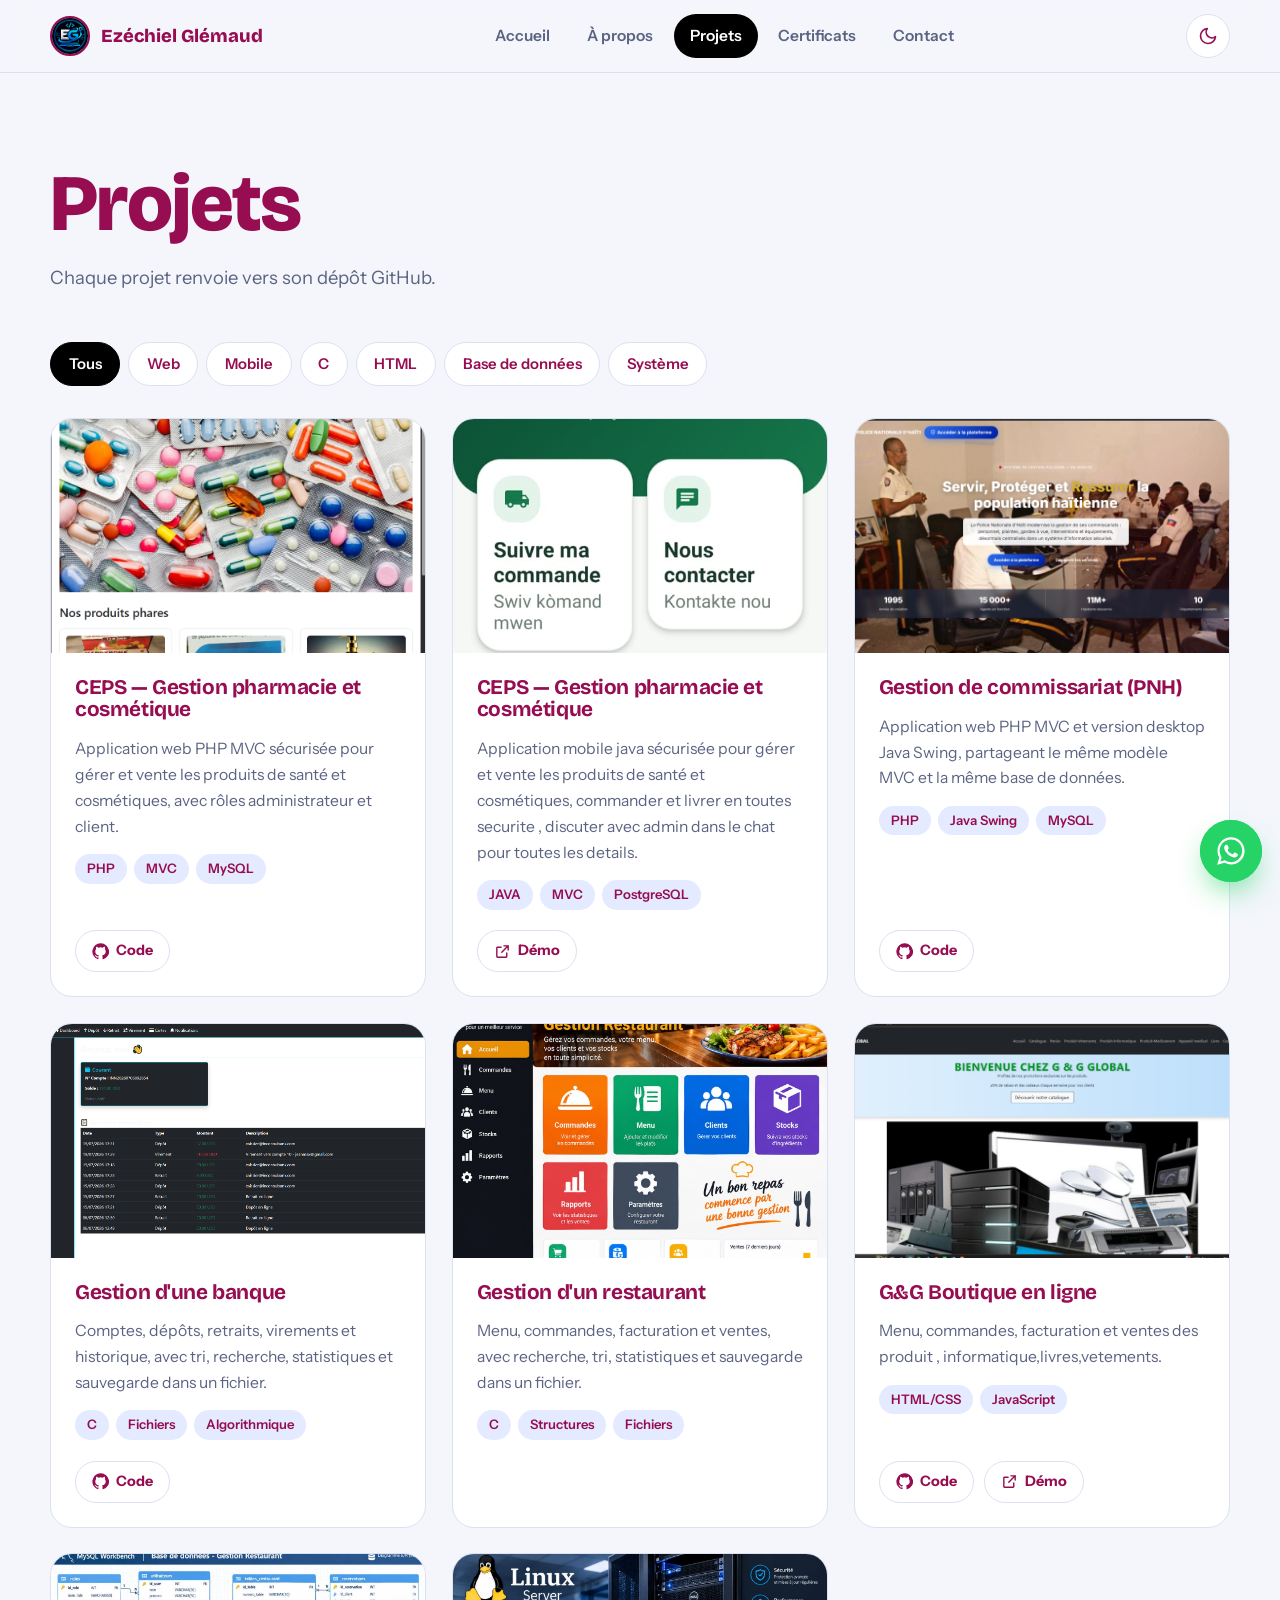
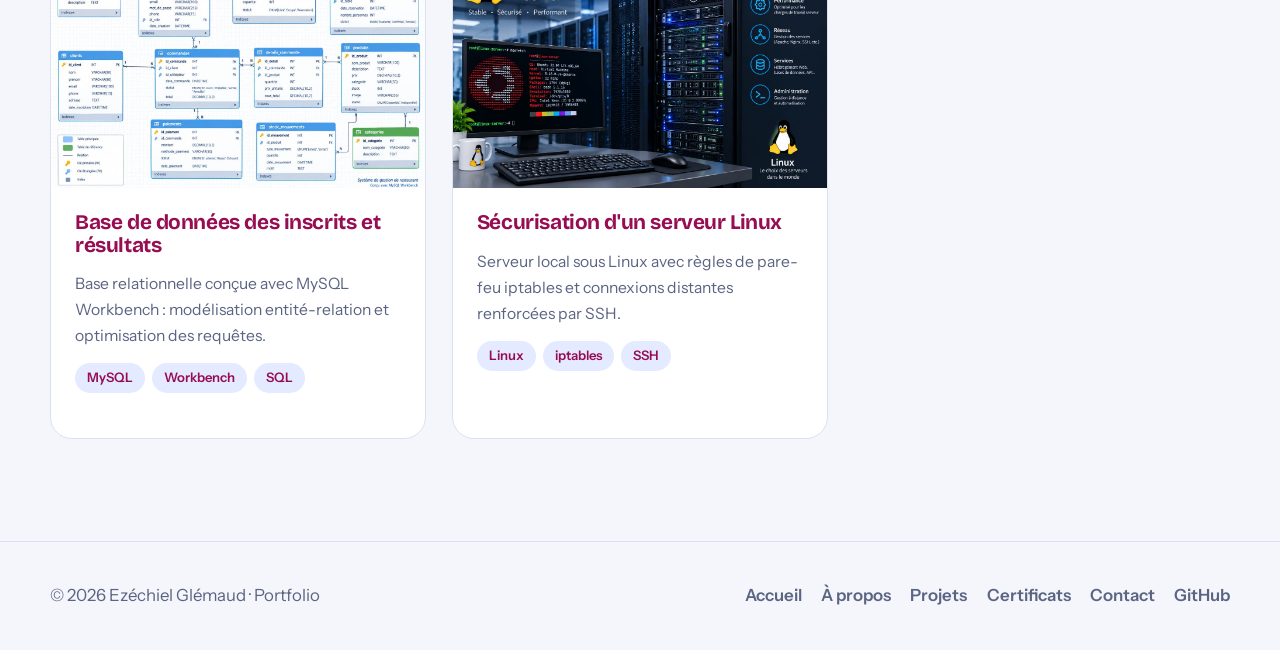
<file: projets.html>
<!DOCTYPE html>
<html lang="fr" data-theme="light">
<head>
<meta charset="UTF-8">
<meta name="viewport" content="width=device-width, initial-scale=1, viewport-fit=cover">
<title>Projets — Ezéchiel Glémaud</title>
<meta name="description" content="Projets web, logiciels de gestion, bases de données et systèmes réalisés par Ezéchiel Glémaud.">
<meta name="theme-color" content="#0F1B3D">
<link rel="icon" href="images/art/gg.png">
<link rel="preconnect" href="https://fonts.googleapis.com">
<link rel="preconnect" href="https://fonts.gstatic.com" crossorigin>
<link href="https://fonts.googleapis.com/css2?family=Bricolage+Grotesque:opsz,wght@12..96,600;12..96,700;12..96,800&family=Instrument+Sans:wght@400;500;600;700&display=swap" rel="stylesheet">
<link rel="stylesheet" href="css/style.css">
<script>try{var t=localStorage.getItem('theme');if(t)document.documentElement.setAttribute('data-theme',t)}catch(e){}</script>
</head>
<body>
<div class="progress" aria-hidden="true"><span></span></div>
<a class="sr-only" href="#main">Aller au contenu</a>
<header class="site-header">
  <div class="wrap nav">
    <a class="brand" href="index.html" aria-label="Accueil"><img src="images/art/eg.jpeg" alt=""><span>Ezéchiel Glémaud</span></a>
    <ul class="nav-links" id="menu"><li><a href="index.html">Accueil</a></li><li><a href="apropos.html">À propos</a></li><li><a href="projets.html" aria-current="page">Projets</a></li><li><a href="certificats.html">Certificats</a></li><li><a href="contact.html">Contact</a></li></ul>
    <div class="nav-tools">
      <button class="icon-btn" type="button" data-theme-toggle aria-label="Changer de thème">
        <svg class="theme-moon" viewBox="0 0 24 24" fill="none" stroke="currentColor" stroke-width="2" stroke-linecap="round" stroke-linejoin="round"><path d="M21 12.8A9 9 0 1 1 11.2 3a7 7 0 0 0 9.8 9.8Z"/></svg>
        <svg class="theme-sun" viewBox="0 0 24 24" fill="none" stroke="currentColor" stroke-width="2" stroke-linecap="round" stroke-linejoin="round"><circle cx="12" cy="12" r="4"/><path d="M12 2v2M12 20v2M4.9 4.9l1.4 1.4M17.7 17.7l1.4 1.4M2 12h2M20 12h2M4.9 19.1l1.4-1.4M17.7 6.3l1.4-1.4"/></svg>
      </button>
      <button class="icon-btn menu-btn" type="button" aria-label="Ouvrir le menu" aria-expanded="false" aria-controls="menu">
        <svg viewBox="0 0 24 24" fill="none" stroke="currentColor" stroke-width="2" stroke-linecap="round"><path d="M4 7h16M4 12h16M4 17h16"/></svg>
      </button>
    </div>
  </div>
</header>
<main id="main">

<section class="page-hero">
  <div class="wrap">
    <h1>Projets</h1>
    <p>Chaque projet renvoie vers son dépôt GitHub.</p>
  </div>
</section>

<section style="padding-top:2rem">
  <div class="wrap">
    <div class="toolbar">
      <div class="filters" id="filters" role="group" aria-label="Filtrer par catégorie"></div>
    
    </div>
    <div class="projects" id="projects-grid"></div>
    
  </div>
</section>

<dialog id="add-dialog" aria-labelledby="add-title">
  <form class="form" id="add-form">
    <h3 id="add-title">Ajouter un projet</h3>
    <div class="field"><label for="f-title">Nom du projet</label><input id="f-title" name="title" required maxlength="80"></div>
    <div class="field"><label for="f-cat">Catégorie</label>
      <select id="f-cat" name="category"><option>Web</option><option>Desktop</option><option>C</option><option>Base de données</option><option>Système</option><option>Mobile</option></select></div>
    <div class="field"><label for="f-desc">Description</label><textarea id="f-desc" name="desc" required maxlength="260" placeholder="En une ou deux phrases, ce que fait le projet"></textarea></div>
    <div class="field"><label for="f-tags">Technologies</label><input id="f-tags" name="tags" placeholder="PHP, MySQL, JavaScript"><small>Sépare-les par des virgules.</small></div>
    <div class="field"><label for="f-gh">Lien GitHub</label><input id="f-gh" name="github" type="url" placeholder="https://github.com/…"></div>
    <div class="field"><label for="f-demo">Lien de démo (facultatif)</label><input id="f-demo" name="demo" type="url" placeholder="https://…"></div>
    <div class="field"><label for="f-cover">Illustration</label><select id="f-cover" name="cover"><option value="images/art/p-default.svg">Violet (par défaut)</option><option value="images/art/p-ceps.svg">Vert santé</option><option value="images/art/p-pnh.svg">Bouclier sécurité</option><option value="images/art/p-banque.svg">Pièces bleu-vert</option><option value="images/art/p-restaurant.svg">Assiette corail</option><option value="images/art/p-sql.svg">Tables de données</option><option value="images/art/p-linux.svg">Terminal</option></select></div>
    <div class="form-actions">
      <button class="btn btn-ghost" type="button" data-close-add>Annuler</button>
      <button class="btn btn-primary" type="submit">Enregistrer</button>
    </div>
  </form>
</dialog>
</main>
<footer class="site-footer">
  <div class="wrap footer-row">
    <p>© <span data-year>2026</span> Ezéchiel Glémaud · Portfolio</p>
    <ul class="footer-links"><li><a href="index.html">Accueil</a></li><li><a href="apropos.html">À propos</a></li><li><a href="projets.html">Projets</a></li><li><a href="certificats.html">Certificats</a></li><li><a href="contact.html">Contact</a></li><li><a data-link="github" href="#">GitHub</a></li></ul>
  </div>
</footer>

<a class="wa-float" data-link="whatsapp" href="#" aria-label="Me contacter sur WhatsApp">
  <span class="wa-label">Discutons sur WhatsApp</span>
  <span class="wa-btn"><svg viewBox="0 0 32 32" fill="currentColor" aria-hidden="true"><path d="M16.04 3C9 3 3.28 8.72 3.28 15.76c0 2.25.59 4.45 1.71 6.38L3 29l7.05-1.85a12.74 12.74 0 0 0 6 1.53h.01c7.04 0 12.76-5.72 12.76-12.76C28.82 8.88 23.08 3 16.04 3Zm0 23.5h-.01a10.6 10.6 0 0 1-5.4-1.48l-.39-.23-4.18 1.1 1.12-4.07-.25-.42a10.57 10.57 0 0 1-1.62-5.64c0-5.85 4.76-10.6 10.62-10.6 2.84 0 5.5 1.1 7.5 3.1a10.52 10.52 0 0 1 3.1 7.5c0 5.85-4.77 10.74-10.49 10.74Zm5.82-7.94c-.32-.16-1.89-.93-2.18-1.04-.29-.11-.5-.16-.71.16-.21.32-.82 1.04-1 1.25-.19.21-.37.24-.69.08-.32-.16-1.35-.5-2.57-1.59-.95-.85-1.59-1.9-1.78-2.22-.19-.32-.02-.49.14-.65.14-.14.32-.37.48-.56.16-.19.21-.32.32-.53.11-.21.05-.4-.03-.56-.08-.16-.71-1.72-.98-2.35-.26-.62-.52-.53-.71-.54h-.61c-.21 0-.56.08-.85.4-.29.32-1.11 1.09-1.11 2.66s1.14 3.09 1.3 3.3c.16.21 2.24 3.42 5.43 4.8.76.33 1.35.52 1.81.67.76.24 1.45.21 2 .13.61-.09 1.89-.77 2.15-1.52.27-.75.27-1.39.19-1.52-.08-.13-.29-.21-.61-.37Z"/></svg></span>
</a>

<script src="js/config.js"></script>
<script src="js/main.js"></script>
<script src="js/projects-data.js"></script>
<script src="js/projects.js"></script>
</body>
</html>
</file>
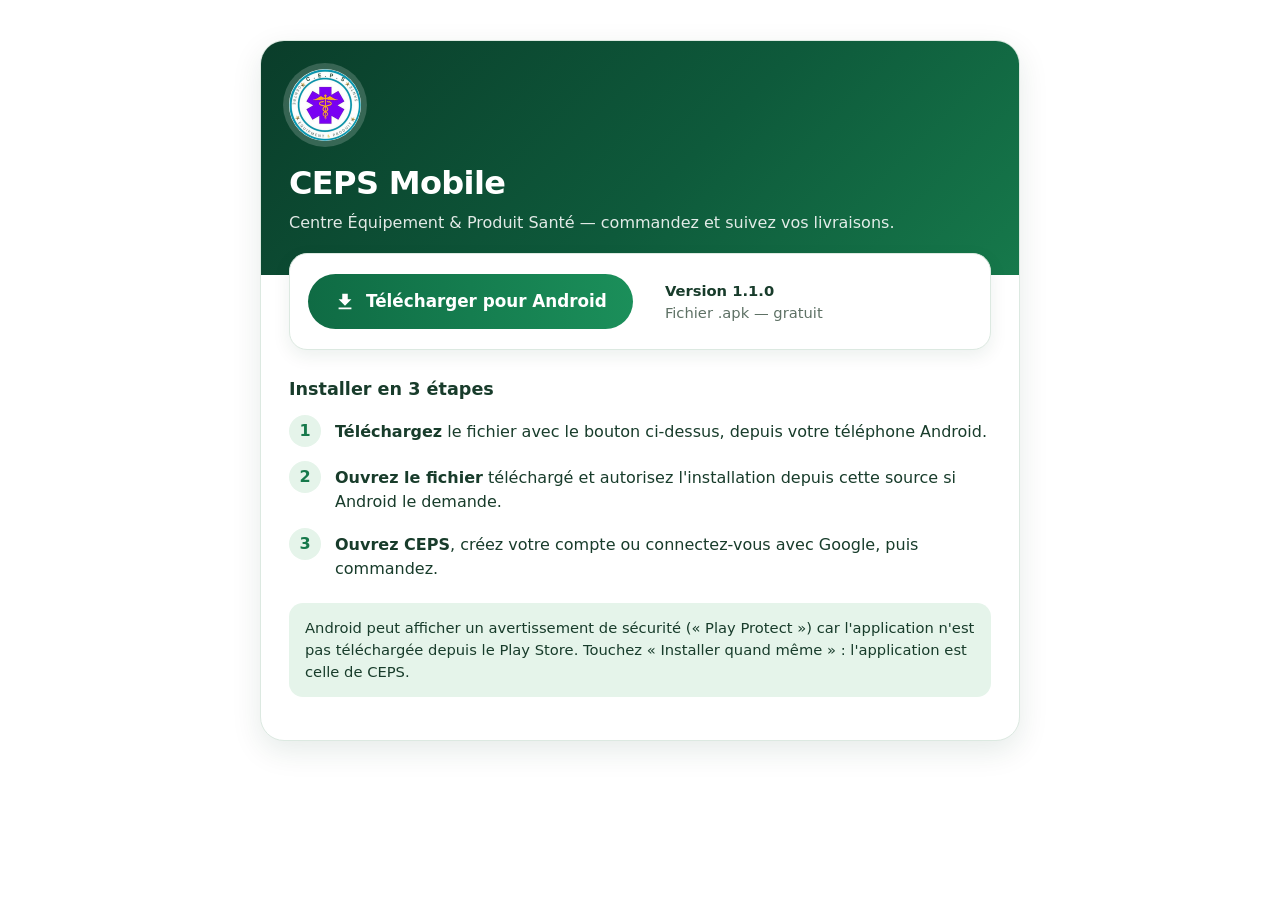
<file: telecharger_ceps.html>
<!DOCTYPE html>
<html lang="fr">
<head>
<meta charset="utf-8">
<meta name="viewport" content="width=device-width, initial-scale=1">
<title>Télécharger CEPS Mobile</title>
<style>
  /* ===== Section « Télécharger l'application » — tout est préfixé .ceps-dl ===== */
  .ceps-dl{
    --vert:#16794B; --vert-fonce:#0A3D2A; --menthe:#E5F4EA;
    --texte:#183C2B; --gris:#5E7165; --fond:#FFFFFF; --bord:#DCE9E1;
    max-width:760px; margin:40px auto; padding:0 16px;
    font-family:system-ui,-apple-system,"Segoe UI",Roboto,Arial,sans-serif;
    color:var(--texte); line-height:1.5;
  }
  .ceps-dl *{box-sizing:border-box}
  .ceps-dl__carte{
    background:var(--fond); border:1px solid var(--bord); border-radius:24px;
    overflow:hidden; box-shadow:0 10px 30px rgba(10,61,42,.10);
  }
  .ceps-dl__entete{
    display:flex; align-items:center; gap:18px; flex-wrap:wrap;
    padding:28px 28px 40px; color:#fff;
    background:linear-gradient(135deg,var(--vert-fonce),#0E5A3B 55%,var(--vert));
  }
  .ceps-dl__logo{
    width:72px; height:72px; border-radius:50%; background:#fff; flex:none;
    box-shadow:0 0 0 6px rgba(255,255,255,.18); margin-right:18px;
  }
  .ceps-dl__titre{margin:0; font-size:clamp(1.5rem,4.5vw,2rem); font-weight:800; letter-spacing:-.02em}
  .ceps-dl__sous{margin:4px 0 0; opacity:.88; font-size:1rem}
  .ceps-dl__corps{padding:0 28px 28px; margin-top:-22px}
  .ceps-dl__action{
    display:flex; align-items:center; gap:16px; flex-wrap:wrap;
    background:var(--fond); border:1px solid var(--bord); border-radius:18px;
    padding:16px 18px; box-shadow:0 6px 18px rgba(10,61,42,.08);
  }
  .ceps-dl__action > *{margin:4px 16px 4px 0}
  .ceps-dl__bouton{
    display:inline-flex; align-items:center; gap:10px; text-decoration:none;
    background:linear-gradient(90deg,#0F6B44,#1B8F5A); color:#fff; font-weight:700;
    font-size:1.05rem; padding:15px 26px; border-radius:999px;
    transition:transform .15s ease, box-shadow .15s ease;
  }
  .ceps-dl__bouton:hover{transform:translateY(-1px); box-shadow:0 8px 18px rgba(22,121,75,.35)}
  .ceps-dl__bouton:focus-visible{outline:3px solid #7ED3A5; outline-offset:3px}
  .ceps-dl__bouton svg{width:22px; height:22px; fill:currentColor}
  .ceps-dl__infos{margin:0; color:var(--gris); font-size:.92rem}
  .ceps-dl__infos strong{color:var(--texte)}
  .ceps-dl h3{margin:26px 0 12px; font-size:1.1rem}
  .ceps-dl__etapes{list-style:none; margin:0; padding:0}
  .ceps-dl__etapes li{display:flex; align-items:flex-start; margin-bottom:14px}
  .ceps-dl__num{
    flex:none; width:32px; height:32px; border-radius:50%; background:var(--menthe);
    color:var(--vert); font-weight:800; margin-right:14px;
    display:flex; align-items:center; justify-content:center;
  }
  .ceps-dl__etapes p{margin:5px 0 0}
  .ceps-dl__note{
    margin-top:22px; padding:14px 16px; border-radius:14px; background:var(--menthe);
    font-size:.92rem; color:var(--texte);
  }
  @media (prefers-color-scheme:dark){
    .ceps-dl{--texte:#E6F2EA; --gris:#9DB3A5; --fond:#13211A; --bord:#25382D; --menthe:#1C3328}
    .ceps-dl__carte{box-shadow:none}
  }
  @media (max-width:480px){
    .ceps-dl__entete{padding:22px 20px 38px}
    .ceps-dl__corps{padding:0 18px 22px}
    .ceps-dl__bouton{width:100%; justify-content:center; margin-right:0}
  }
</style>
</head>
<body>

<!-- ============ DEBUT : copiez de ici jusqu'à FIN dans votre portfolio ============ -->
<section class="ceps-dl" aria-labelledby="ceps-dl-titre">
  <div class="ceps-dl__carte">
    <div class="ceps-dl__entete">
      <img class="ceps-dl__logo" alt="Logo CEPS" width="72" height="72"
           src="[data-uri]">
      <div>
        <h2 class="ceps-dl__titre" id="ceps-dl-titre">CEPS Mobile</h2>
        <p class="ceps-dl__sous">Centre Équipement &amp; Produit Santé — commandez et suivez vos livraisons.</p>
      </div>
    </div>

    <div class="ceps-dl__corps">
      <div class="ceps-dl__action">
        
        <a class="ceps-dl__bouton" href="https://github.com/glemaudezechiel7-lang/CEPS/releases/latest/download/CEPS.apk" download>
          <svg viewBox="0 0 24 24" aria-hidden="true"><path d="M19,9h-4V3H9v6H5l7,7 7,-7zM5,18v2h14v-2H5z"/></svg>
          Télécharger pour Android
        </a>
        <!-- 2) Mettez à jour la version à chaque nouvelle publication -->
        <p class="ceps-dl__infos"><strong>Version 1.1.0</strong><br>Fichier .apk — gratuit</p>
      </div>

      <h3>Installer en 3 étapes</h3>
      <ol class="ceps-dl__etapes">
        <li><span class="ceps-dl__num">1</span>
            <p><strong>Téléchargez</strong> le fichier avec le bouton ci-dessus, depuis votre téléphone Android.</p></li>
        <li><span class="ceps-dl__num">2</span>
            <p><strong>Ouvrez le fichier</strong> téléchargé et autorisez l'installation depuis cette source si Android le demande.</p></li>
        <li><span class="ceps-dl__num">3</span>
            <p><strong>Ouvrez CEPS</strong>, créez votre compte ou connectez-vous avec Google, puis commandez.</p></li>
      </ol>

      <p class="ceps-dl__note">
        Android peut afficher un avertissement de sécurité (« Play Protect ») car l'application
        n'est pas téléchargée depuis le Play Store. Touchez « Installer quand même » :
        l'application est celle de CEPS.
      </p>
    </div>
  </div>
</section>
<!-- ============================== FIN ============================== -->

</body>
</html>
</file>
<file: css/style.css>
/* ==========================================================
   Portfolio — Ezéchiel Glémaud
   Tokens → base → layout → composants → pages → responsive
   ========================================================== */
:root{
  --ink:black;
  --cobalt:#960d51;
  --cobalt-soft:#E4EAFF;
  --red:#E0314B;
  --bg:#F4F6FC;
  --card:#FFFFFF;
  --text:#960d51;
  --muted:#5B6482;
  --line:#DCE1F1;
  --shadow:0 18px 40px -22px rgba(3, 3, 3, 0.35);
  --radius:22px;
  --radius-sm:12px;
  --font-display:'Bricolage Grotesque','Segoe UI',system-ui,sans-serif;
  --font-body:'Instrument Sans','Segoe UI',system-ui,sans-serif;
  --wrap:1180px;
}
[data-theme="dark"]{
  --bg:#0c0c0c;
  --card:#080808;
  --text:#EAEFFF;
  --muted:#EAEFFF;
  --line:#960d51;
  --cobalt-soft:#050505;
  --shadow:0 18px 40px -22px rgba(0,0,0,.7);
}

*,*::before,*::after{box-sizing:border-box;margin:0;padding:0}
html{scroll-behavior:smooth;-webkit-text-size-adjust:100%}
body{
  font-family:var(--font-body);
  background:var(--bg);
  color:var(--text);
  line-height:1.65;
  font-size:1.05rem;
  overflow-x:hidden;
}
img,svg{display:block;max-width:100%}
a{color:inherit}
:focus-visible{outline:3px solid var(--cobalt);outline-offset:3px;border-radius:6px}
.sr-only{position:absolute;width:1px;height:1px;overflow:hidden;clip:rect(0 0 0 0);white-space:nowrap}

h1,h2,h3{font-family:var(--font-display);line-height:1.08;letter-spacing:-.02em}
h1{font-size:clamp(2.6rem,6.4vw,5rem);font-weight:800}
h2{font-size:clamp(1.9rem,4vw,3rem);font-weight:700}
h3{font-size:1.3rem;font-weight:700}
p{max-width:68ch}

.wrap{width:min(var(--wrap),100% - 2.5rem);margin-inline:auto}
section{padding-block:clamp(3.5rem,8vw,6.5rem)}
.section-head{margin-bottom:2.6rem;display:grid;gap:.7rem}
.section-head p{color:var(--muted)}

/* ---------- barre de progression ---------- */
.progress{position:fixed;inset:0 0 auto 0;height:4px;z-index:200;background:transparent}
.progress span{display:block;height:100%;width:0;background:linear-gradient(90deg,var(--cobalt),var(--red))}

/* ---------- navigation ---------- */
.site-header{
  position:sticky;top:0;z-index:100;
  backdrop-filter:blur(14px);
  background:color-mix(in srgb,var(--bg) 82%,transparent);
  border-bottom:1px solid var(--line);
}
.nav{display:flex;align-items:center;justify-content:space-between;gap:1rem;height:72px}
.brand{display:flex;align-items:center;gap:.7rem;text-decoration:none;font-family:var(--font-display);font-weight:800;font-size:1.15rem}
.brand img{width:40px;height:40px;border-radius:50%;object-fit:cover;object-position:50% 20%;border:2px solid var(--cobalt)}
.nav-links{display:flex;align-items:center;gap:.3rem;list-style:none}
.nav-links a{
  display:block;padding:.55rem 1rem;border-radius:999px;text-decoration:none;font-weight:600;font-size:.97rem;color:var(--muted);
  transition:background .2s,color .2s;
}
.nav-links a:hover{background:var(--cobalt-soft);color:var(--text)}
.nav-links a[aria-current="page"]{background:var(--ink);color:#fff}
[data-theme="dark"] .nav-links a[aria-current="page"]{background:var(--cobalt)}
.nav-tools{display:flex;align-items:center;gap:.6rem}
.icon-btn{
  width:44px;height:44px;border-radius:50%;border:1px solid var(--line);background:var(--card);color:var(--text);
  display:grid;place-items:center;cursor:pointer;transition:transform .2s,border-color .2s;
}
.icon-btn:hover{border-color:var(--cobalt);transform:translateY(-2px)}
.icon-btn svg{width:20px;height:20px}
.menu-btn{display:none}
.theme-sun{display:none}
[data-theme="dark"] .theme-sun{display:block}
[data-theme="dark"] .theme-moon{display:none}

/* ---------- boutons ---------- */
.btn{
  display:inline-flex;align-items:center;gap:.6rem;padding:.9rem 1.5rem;border-radius:999px;
  font-weight:700;font-size:1rem;text-decoration:none;border:2px solid transparent;cursor:pointer;
  font-family:inherit;transition:transform .2s,box-shadow .2s,background .2s;
}
.btn:hover{transform:translateY(-3px)}
.btn-primary{background:var(--cobalt);color:#fff;box-shadow:0 14px 28px -14px var(--cobalt)}
.btn-ghost{border-color:var(--line);background:var(--card);color:var(--text)}
.btn-ghost:hover{border-color:var(--cobalt)}
.btn-wa{background:#25D366;color:#06371b}
.btn svg{width:20px;height:20px}
.btn-row{display:flex;flex-wrap:wrap;gap:.9rem}

/* ---------- hero ---------- */
.hero{padding-block:clamp(2.5rem,6vw,5rem) clamp(3rem,7vw,6rem);position:relative}
.hero-grid{display:grid;grid-template-columns:1.15fr .85fr;gap:clamp(2rem,5vw,4.5rem);align-items:center}
.hero-copy{display:grid;gap:1.5rem}
.hero-status{
  display:inline-flex;align-items:center;gap:.6rem;width:fit-content;padding:.45rem 1rem;border-radius:999px;
  background:var(--card);border:1px solid var(--line);font-weight:600;font-size:.92rem;color:var(--muted);
}
.hero-status i{width:9px;height:9px;border-radius:50%;background:#25D366;box-shadow:0 0 0 0 rgba(37,211,102,.6);animation:pulse 2.2s infinite}
@keyframes pulse{70%{box-shadow:0 0 0 10px rgba(37,211,102,0)}100%{box-shadow:0 0 0 0 rgba(37,211,102,0)}}
.hero h1 .line{display:block;overflow:hidden}
.hero h1 .line span{display:block;transform:translateY(105%);animation:rise .9s cubic-bezier(.2,.8,.2,1) forwards}
.hero h1 .line:nth-child(2) span{animation-delay:.12s;color:var(--cobalt)}
@keyframes rise{to{transform:none}}
.hero-role{font-family:var(--font-display);font-size:clamp(1.2rem,2.4vw,1.7rem);font-weight:600;min-height:2.2rem}
.hero-role .typed::after{content:"";display:inline-block;width:3px;height:1.1em;background:var(--cobalt);margin-left:4px;vertical-align:-.15em;animation:blink 1s steps(1) infinite}
@keyframes blink{50%{opacity:0}}
.hero-lead{color:var(--muted);font-size:1.15rem}
.hero-copy > *{opacity:0;animation:fade .8s ease forwards}
.hero-copy > *:nth-child(1){animation-delay:.05s}
.hero-copy > .hero-title{opacity:1;animation:none}
.hero-copy > *:nth-child(3){animation-delay:.45s}
.hero-copy > *:nth-child(4){animation-delay:.6s}
.hero-copy > *:nth-child(5){animation-delay:.75s}
@keyframes fade{to{opacity:1}}

.hero-visual{position:relative;justify-self:center;width:min(100%,460px);aspect-ratio:4/5;perspective:900px}
.hero-card{
  position:absolute;inset:0;border-radius:230px 230px 28px 28px;overflow:hidden;background:var(--ink);
  box-shadow:var(--shadow);transform-style:preserve-3d;transition:transform .15s ease-out;
}
.hero-card .art{position:absolute;inset:0;width:100%;height:100%;object-fit:cover}
.hero-card .photo{
  position:absolute;left:50%;bottom:0;width:86%;height:94%;transform:translateX(-50%);
  object-fit:cover;object-position:50% 0;border-radius:200px 200px 0 0;
  -webkit-mask-image:linear-gradient(#000 80%,transparent);mask-image:linear-gradient(#000 80%,transparent);
}
.float-chip{
  position:absolute;display:flex;align-items:center;gap:.6rem;padding:.65rem 1rem;border-radius:16px;
  background:var(--card);border:1px solid var(--line);box-shadow:var(--shadow);font-weight:700;font-size:.9rem;
  animation:bob 5s ease-in-out infinite;
}
.float-chip small{display:block;color:var(--muted);font-weight:500;font-size:.78rem}
.float-chip .dot{width:36px;height:36px;border-radius:10px;display:grid;place-items:center;background:var(--cobalt-soft);color:var(--cobalt)}
.float-chip .dot svg{width:20px;height:20px}
.chip-a{left:-8%;top:16%}
.chip-b{right:-6%;bottom:14%;animation-delay:-2.4s}
@keyframes bob{50%{transform:translateY(-10px)}}

/* ---------- bandeau compétences ---------- */
.marquee{border-block:1px solid var(--line);overflow:hidden;padding:1.1rem 0;background:var(--card)}
.marquee-track{display:flex;gap:3rem;width:max-content;animation:scroll 32s linear infinite}
.marquee:hover .marquee-track{animation-play-state:paused}
.marquee span{font-family:var(--font-display);font-size:1.5rem;font-weight:700;white-space:nowrap;color:var(--muted)}
.marquee span::after{content:"";margin-left:3rem;color:var(--red)}
@keyframes scroll{to{transform:translateX(-50%)}}

/* ---------- cartes & grilles ---------- */
.card{background:var(--card);border:1px solid var(--line);border-radius:var(--radius);padding:1.8rem}
.grid-3{display:grid;grid-template-columns:repeat(3,1fr);gap:1.4rem}
.grid-2{display:grid;grid-template-columns:repeat(2,1fr);gap:1.4rem}

.stats{display:grid;grid-template-columns:repeat(4,1fr);gap:1rem}
.stat{padding:1.4rem;border-radius:var(--radius-sm);background:var(--cobalt-soft)}
.stat strong{display:block;font-family:var(--font-display);font-size:2.4rem;line-height:1;color:var(--cobalt)}
.stat span{color:var(--muted);font-size:.95rem}

/* ---------- projets ---------- */
.projects{display:grid;grid-template-columns:repeat(3,1fr);gap:1.6rem}
.project{
  background:var(--card);border:1px solid var(--line);border-radius:var(--radius);overflow:hidden;
  display:flex;flex-direction:column;transition:transform .3s,box-shadow .3s;
}
.project:hover{transform:translateY(-6px);box-shadow:var(--shadow)}
.project-cover{aspect-ratio:16/10;overflow:hidden;background:var(--ink)}
.project-cover img{width:100%;height:100%;object-fit:cover;transition:transform .6s}
.project:hover .project-cover img{transform:scale(1.06)}
.project-body{padding:1.5rem;display:flex;flex-direction:column;gap:.9rem;flex:1}
.project-body p{color:var(--muted);font-size:.98rem}
.tags{display:flex;flex-wrap:wrap;gap:.45rem}
.tag{padding:.25rem .75rem;border-radius:999px;background:var(--cobalt-soft);color:var(--cobalt);font-weight:600;font-size:.82rem}
[data-theme="dark"] .tag{color:#9DB2FF}
.project-links{margin-top:auto;display:flex;gap:.6rem;flex-wrap:wrap;padding-top:.4rem}
.link-pill{
  display:inline-flex;align-items:center;gap:.45rem;padding:.5rem 1rem;border-radius:999px;border:1px solid var(--line);
  text-decoration:none;font-weight:700;font-size:.9rem;transition:background .2s,border-color .2s;
}
.link-pill:hover{border-color:var(--cobalt);background:var(--cobalt-soft)}
.link-pill svg{width:17px;height:17px}
.del-btn{margin-left:auto;border:0;background:transparent;color:var(--red);font:inherit;font-weight:700;font-size:.85rem;cursor:pointer}

.toolbar{display:flex;flex-wrap:wrap;gap:.6rem;align-items:center;justify-content:space-between;margin-bottom:2rem}
.filters{display:flex;flex-wrap:wrap;gap:.5rem}
.filter{
  padding:.55rem 1.1rem;border-radius:999px;border:1px solid var(--line);background:var(--card);color:var(--text);
  font:inherit;font-weight:600;font-size:.93rem;cursor:pointer;transition:all .2s;
}
.filter:hover{border-color:var(--cobalt)}
.filter.active{background:var(--ink);color:#fff;border-color:var(--ink)}
[data-theme="dark"] .filter.active{background:var(--cobalt);border-color:var(--cobalt)}
.empty{padding:3rem;text-align:center;color:var(--muted);border:2px dashed var(--line);border-radius:var(--radius)}

/* ---------- formulaire / dialog ---------- */
dialog{
  border:0;border-radius:var(--radius);padding:0;width:min(560px,calc(100% - 2rem));background:var(--card);color:var(--text);
  box-shadow:0 40px 80px -20px rgba(0,0,0,.5);margin:auto;
}
dialog::backdrop{background:rgba(10,17,40,.6);backdrop-filter:blur(4px)}
dialog[open]{animation:pop .3s cubic-bezier(.2,.8,.2,1)}
@keyframes pop{from{opacity:0;transform:translateY(18px) scale(.97)}}
.form{display:grid;gap:1rem;padding:1.8rem}
.field{display:grid;gap:.4rem}
.field label{font-weight:700;font-size:.92rem}
.field input,.field select,.field textarea{
  width:100%;padding:.8rem 1rem;border-radius:var(--radius-sm);border:1.5px solid var(--line);
  background:var(--bg);color:var(--text);font:inherit;
}
.field textarea{min-height:120px;resize:vertical}
.field input:focus,.field select:focus,.field textarea:focus{outline:none;border-color:var(--cobalt);box-shadow:0 0 0 4px var(--cobalt-soft)}
.field small{color:var(--muted)}
.form-actions{display:flex;gap:.7rem;justify-content:flex-end;flex-wrap:wrap}

/* ---------- timeline ---------- */
.timeline{position:relative;display:grid;gap:1.6rem;padding-left:2.2rem}
.timeline::before{content:"";position:absolute;left:8px;top:8px;bottom:8px;width:3px;border-radius:3px;background:linear-gradient(var(--cobalt),var(--red))}
.t-item{position:relative}
.t-item::before{content:"";position:absolute;left:-2.2rem;top:.45rem;width:19px;height:19px;border-radius:50%;background:var(--bg);border:4px solid var(--cobalt)}
.t-date{display:inline-block;font-weight:700;color:var(--cobalt);margin-bottom:.3rem}
.t-item h3{margin-bottom:.2rem}
.t-item .where{color:var(--muted);font-weight:600;margin-bottom:.5rem}

/* ---------- compétences ---------- */
.skill-group h3{margin-bottom:1rem}
.chips{display:flex;flex-wrap:wrap;gap:.55rem}
.chip{padding:.5rem 1rem;border-radius:12px;background:var(--cobalt-soft);font-weight:600;font-size:.95rem}

/* ---------- certificats ---------- */
.certs{display:grid;grid-template-columns:repeat(3,1fr);gap:1.6rem}
.cert{background:var(--card);border:1px solid var(--line);border-radius:var(--radius);overflow:hidden;display:flex;flex-direction:column}
.cert button{border:0;padding:0;background:#fff;cursor:zoom-in;display:block}
.cert img{width:100%;aspect-ratio:4/3;object-fit:cover;transition:transform .5s}
.cert button:hover img{transform:scale(1.04)}
.cert-body{padding:1.3rem;display:grid;gap:.4rem}
.cert-body p{color:var(--muted);font-size:.95rem}
.lightbox{width:min(1100px,calc(100% - 1.5rem));background:transparent;box-shadow:none}
.lightbox img{width:100%;border-radius:var(--radius-sm)}
.lightbox .close{position:absolute;top:.6rem;right:.6rem}

/* ---------- contact ---------- */
.contact-grid{display:grid;grid-template-columns:.9fr 1.1fr;gap:2rem;align-items:start}
.contact-list{display:grid;gap:1rem}
.contact-item{display:flex;gap:1rem;align-items:center;padding:1.1rem 1.3rem;text-decoration:none;transition:transform .2s,border-color .2s}
a.contact-item:hover{transform:translateX(6px);border-color:var(--cobalt)}
.contact-item .ico{width:46px;height:46px;border-radius:14px;background:var(--cobalt-soft);color:var(--cobalt);display:grid;place-items:center;flex:none}
.contact-item .ico svg{width:22px;height:22px}
.contact-item strong{display:block}
.contact-item span{color:var(--muted);font-size:.95rem;word-break:break-word}

/* ---------- bandeau appel à l'action ---------- */
.cta{
  position:relative;overflow:hidden;border-radius:calc(var(--radius) + 8px);padding:clamp(2rem,6vw,4rem);
  color:#fff;background:var(--ink)  center/cover;
  display:grid;gap:1.2rem;justify-items:start;
}
.cta p{color:#D5DCF7}
.cta .btn-ghost{background:rgba(255,255,255,.1);color:#fff;border-color:rgba(255,255,255,.35)}

/* ---------- pied de page ---------- */
.site-footer{border-top:1px solid var(--line);padding-block:2.5rem;color:var(--muted)}
.footer-row{display:flex;flex-wrap:wrap;gap:1.2rem;justify-content:space-between;align-items:center}
.footer-links{display:flex;gap:1.2rem;flex-wrap:wrap;list-style:none}
.footer-links a{text-decoration:none;font-weight:600}
.footer-links a:hover{color:var(--cobalt)}

/* ---------- en-tête de page interne ---------- */
.page-hero{padding-block:clamp(3rem,7vw,5.5rem) 1rem}
.page-hero p{color:var(--muted);font-size:1.15rem;margin-top:1rem}
.about-grid{display:grid;grid-template-columns:.8fr 1.2fr;gap:clamp(2rem,5vw,4rem);align-items:start}
.about-photo{position:sticky;top:96px;border-radius:var(--radius);overflow:hidden;box-shadow:var(--shadow);aspect-ratio:4/5}
.about-photo img{width:100%;height:100%;object-fit:cover;object-position:50% 10%}
.prose{display:grid;gap:1.1rem}
.prose p{color:var(--muted)}
.prose p:first-child{color:var(--text);font-size:1.25rem}

/* ---------- WhatsApp flottant ---------- */
.wa-float{
  position:fixed;right:max(1.1rem,env(safe-area-inset-right));bottom:max(1.1rem,env(safe-area-inset-bottom));z-index:150;
  display:flex;align-items:center;gap:.7rem;text-decoration:none;
}
.wa-label{
  background:var(--card);color:var(--text);padding:.55rem 1rem;border-radius:999px;font-weight:700;font-size:.9rem;
  border:1px solid var(--line);box-shadow:var(--shadow);opacity:0;transform:translateX(12px);transition:all .3s;pointer-events:none;white-space:nowrap;
}
.wa-float:hover .wa-label,.wa-float:focus-visible .wa-label{opacity:1;transform:none}
.wa-btn{
  position:relative;width:62px;height:62px;border-radius:50%;background:#25D366;color:#fff;display:grid;place-items:center;
  box-shadow:0 14px 30px -8px rgba(37,211,102,.7);transition:transform .25s;
}
.wa-btn::before{content:"";position:absolute;inset:0;border-radius:50%;background:#25D366;z-index:-1;animation:ring 2.6s ease-out infinite}
@keyframes ring{from{transform:scale(1);opacity:.55}to{transform:scale(1.7);opacity:0}}
.wa-float:hover .wa-btn{transform:scale(1.1) rotate(-6deg)}
.wa-btn svg{width:34px;height:34px}

/* ---------- apparition au défilement (sobre) ---------- */
.reveal{opacity:0;transform:translateY(22px);transition:opacity .7s ease,transform .7s ease}
.reveal.in{opacity:1;transform:none}

/* ---------- responsive ---------- */
@media (max-width:1020px){
  .projects,.certs,.grid-3{grid-template-columns:repeat(2,1fr)}
  .stats{grid-template-columns:repeat(2,1fr)}
}
@media (max-width:860px){
  .hero-grid,.about-grid,.contact-grid{grid-template-columns:1fr}
  .hero-visual{order:-1;width:min(78%,380px)}
  .chip-a{left:-4%}.chip-b{right:-4%}
  .about-photo{position:relative;top:0;max-width:420px}
  .menu-btn{display:grid}
  .nav-links{
    position:absolute;left:0;right:0;top:72px;flex-direction:column;align-items:stretch;gap:.2rem;padding:1rem 1.25rem 1.4rem;
    background:var(--bg);border-bottom:1px solid var(--line);
    clip-path:inset(0 0 100% 0);visibility:hidden;transition:clip-path .35s ease,visibility .35s;
  }
  .nav-links.open{clip-path:inset(0);visibility:visible}
  .nav-links a{padding:.9rem 1rem;font-size:1.05rem}
}
@media (max-width:620px){
  body{font-size:1rem}
  .projects,.certs,.grid-3,.grid-2{grid-template-columns:1fr}
  .stats{grid-template-columns:1fr 1fr}
  .btn{width:100%;justify-content:center}
  .btn-row{flex-direction:column}
  .wa-label{display:none}
  .wa-btn{width:56px;height:56px}
  .chip-a,.chip-b{display:none}
  .brand span{display:none}
}

@media (prefers-reduced-motion:reduce){
  *,*::before,*::after{animation:none!important;transition:none!important;scroll-behavior:auto!important}
  .hero h1 .line span{transform:none}
  .hero-copy > *{opacity:1}
  .reveal{opacity:1;transform:none}
}




.hero-grid{
  display:grid;
  grid-template-columns:1.15fr .85fr;   /* texte | image */
  gap:clamp(2rem,5vw,4.5rem);
  align-items:center;
}


/* tablette et téléphone : l'image passe au-dessus du texte */
@media (max-width:860px){
  .hero-grid{grid-template-columns:1fr}
  .hero-visual{order:-1;width:min(78%,380px)}
}


.hero-visual{
  position:relative;
  justify-self:center;
  width:min(100%,440px);
  aspect-ratio:1 / 1;              /* carré parfait */
}
.hero-card{
  position:absolute;
  inset:0;
  border-radius:24px;              /* coins arrondis ; mets 0 pour des angles droits */
  overflow:hidden;
  background:#15161a;
  box-shadow:0 18px 40px -22px rgba(0,0,0,.7);
}
.hero-card .art{
  position:absolute;inset:0;
  width:100%;height:100%;
  object-fit:cover;
}
.hero-card .photo{
  position:absolute;
  inset:0;
  width:100%;height:100%;
  transform:none;
  object-fit:cover;
  object-position:50% 12%;         /* garde le visage dans le carré */
  border-radius:0;
  -webkit-mask-image:none;
  mask-image:none;
}
</file>
